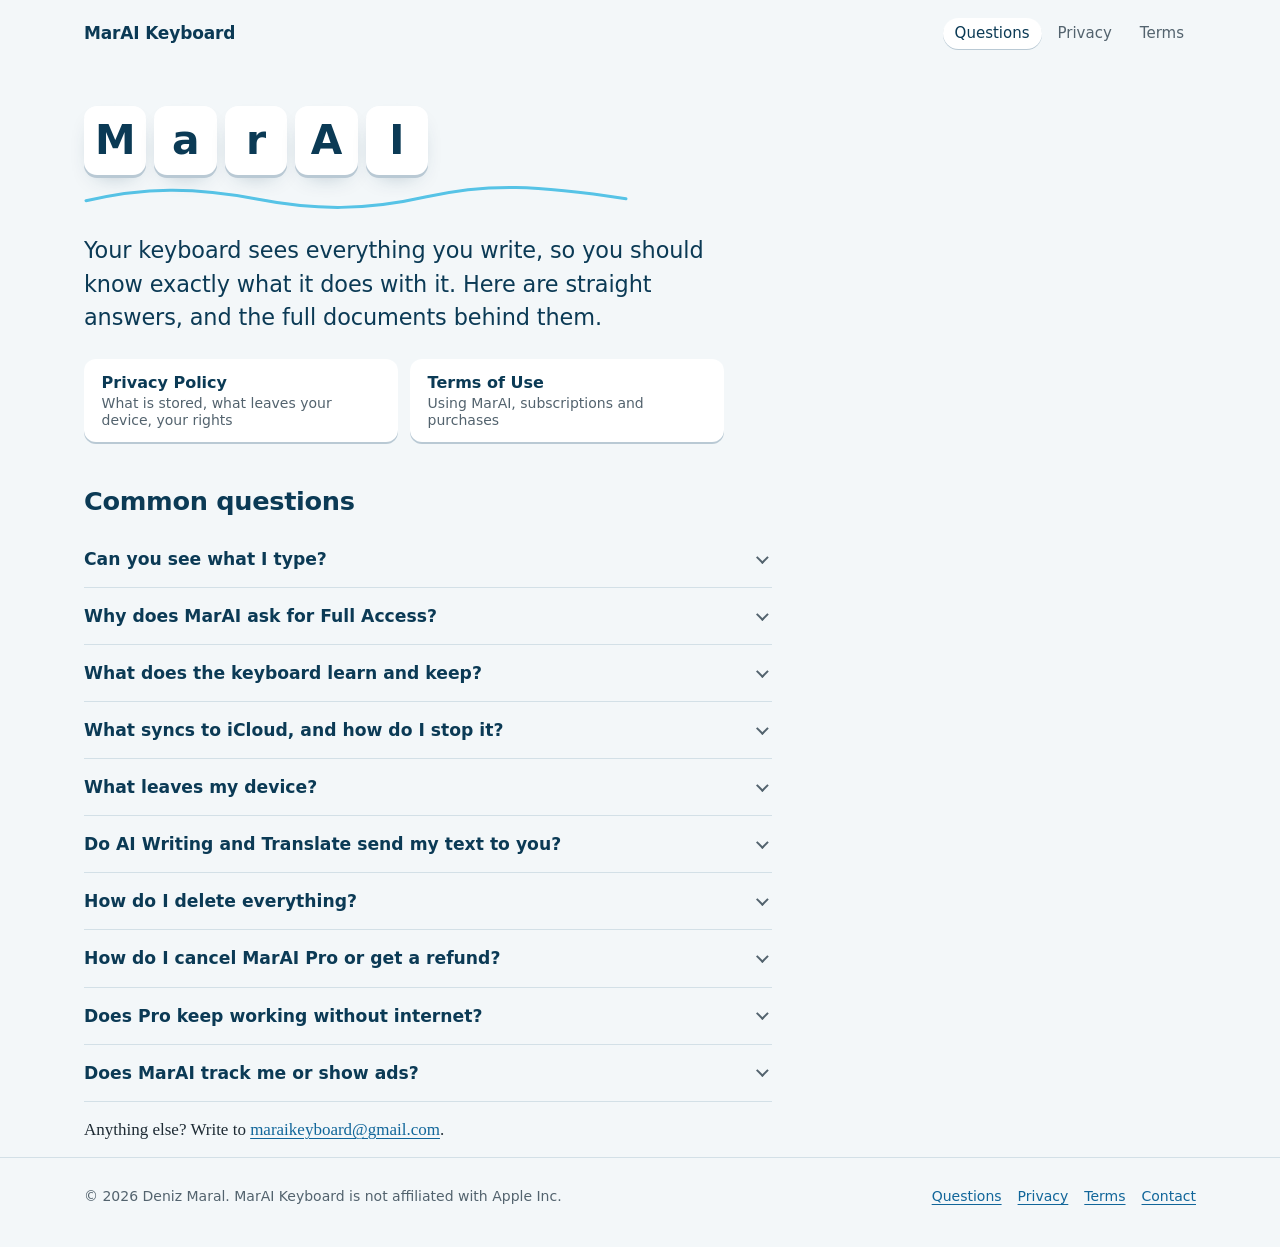
<file: index.html>
<!DOCTYPE html>
<html lang="en">
<head>
<meta charset="utf-8">
<meta name="viewport" content="width=device-width, initial-scale=1">
<title>MarAI Keyboard Privacy and Terms</title>
<meta name="description" content="Plain answers about what MarAI Keyboard does with what you type, iCloud sync, Full Access, subscriptions, and links to the Privacy Policy and Terms of Use.">
<meta name="color-scheme" content="light dark">
<meta name="referrer" content="no-referrer">
<link rel="stylesheet" href="styles.css">
</head>
<body>
<a class="skip" href="#content">Skip to the questions</a>

<header class="site-header">
  <div class="wrap">
    <a class="brand" href="index.html">MarAI Keyboard</a>
    <nav class="site-nav" aria-label="Legal pages">
      <a href="index.html" aria-current="page">Questions</a>
      <a href="privacy.html">Privacy</a>
      <a href="terms.html">Terms</a>
    </nav>
  </div>
</header>

<main id="content">
  <div class="wrap hero">
    <h1 class="keys">
      <span class="sr-only">MarAI Keyboard: privacy and terms</span>
      <span class="key" style="--i:0" aria-hidden="true">M</span><span class="key" style="--i:1" aria-hidden="true">a</span><span class="key" style="--i:2" aria-hidden="true">r</span><span class="key" style="--i:3" aria-hidden="true">A</span><span class="key" style="--i:4" aria-hidden="true">I</span>
    </h1>
    <svg class="wave" viewBox="0 0 540 26" preserveAspectRatio="none" aria-hidden="true" focusable="false"><path d="M2 16 C 60 2, 110 2, 170 14 S 280 26, 340 12 S 450 0, 538 14" fill="none" stroke="currentColor" stroke-width="3" stroke-linecap="round"/></svg>
    <p class="lede">Your keyboard sees everything you write, so you should know exactly what it does with it. Here are straight answers, and the full documents behind them.</p>
    <ul class="doc-links">
      <li><a href="privacy.html">Privacy Policy<span>What is stored, what leaves your device, your rights</span></a></li>
      <li><a href="terms.html">Terms of Use<span>Using MarAI, subscriptions and purchases</span></a></li>
    </ul>
  </div>

  <div class="wrap">
    <article class="qa" aria-labelledby="qa-title">
      <h2 id="qa-title">Common questions</h2>

      <details>
        <summary>Can you see what I type?</summary>
        <div class="answer">
          <p>No. What you type is processed on your device and the keyboard does not send it to us or to anyone else. There is no MarAI server that receives your text. <a href="privacy.html#typing">Read more</a></p>
        </div>
      </details>

      <details>
        <summary>Why does MarAI ask for Full Access?</summary>
        <div class="answer">
          <p>iOS requires Full Access before any keyboard can share storage with its app, read the clipboard or use the network. MarAI uses it to save the words it learns where the app can show and sync them, to offer clipboard history, and to download language packs. Apple shows the same warning for every keyboard. <a href="privacy.html#full-access">Read more</a></p>
        </div>
      </details>

      <details>
        <summary>What does the keyboard learn and keep?</summary>
        <div class="answer">
          <p>New words you use, which words tend to follow each other, and typing patterns such as where you tap on keys. It does not keep your messages or documents. You can pause learning at any time with Private Mode. <a href="privacy.html#learning">Read more</a></p>
        </div>
      </details>

      <details>
        <summary>What syncs to iCloud, and how do I stop it?</summary>
        <div class="answer">
          <p>Only your learned words and word pairs, and only if iCloud Sync is on, which it is by default when you are signed in to iCloud. It goes to your private iCloud storage, which we cannot access. Turn it off in the MarAI app under <span class="path">Behavior &gt; iCloud Sync</span>. <a href="privacy.html#icloud">Read more</a></p>
        </div>
      </details>

      <details>
        <summary>What leaves my device?</summary>
        <div class="answer">
          <p>Language pack downloads from Apple, purchases through the App Store, web pages you share to train the keyboard, iCloud Sync if it is on, and emails you choose to send us. Nothing you type is uploaded. <a href="privacy.html#network">Read more</a></p>
        </div>
      </details>

      <details>
        <summary>Do AI Writing and Translate send my text to you?</summary>
        <div class="answer">
          <p>No. AI Writing uses Apple Intelligence’s on-device model and Translate uses Apple’s Translation framework. We never receive the text. Apple’s terms apply to those features. <a href="privacy.html#apple-intelligence">Read more</a></p>
        </div>
      </details>

      <details>
        <summary>How do I delete everything?</summary>
        <div class="answer">
          <p>Remove single words by long-pressing them in the suggestion bar. To remove all of MarAI’s data, turn off iCloud Sync, delete MarAI’s data in iCloud storage settings, then delete the app. If you emailed us, write to us and we will delete your messages. <a href="privacy.html#controls">Read more</a></p>
        </div>
      </details>

      <details>
        <summary>How do I cancel MarAI Pro or get a refund?</summary>
        <div class="answer">
          <p>Cancel in <a href="https://apps.apple.com/account/subscriptions">your App Store subscription settings</a> at least 24 hours before the period ends. Apple handles payments, so refunds are requested from Apple at <a href="https://reportaproblem.apple.com">reportaproblem.apple.com</a>. The Lifetime plan is a one-time purchase and never renews. <a href="terms.html#pro">Read more</a></p>
        </div>
      </details>

      <details>
        <summary>Does Pro keep working without internet?</summary>
        <div class="answer">
          <p>Yes. MarAI remembers your verified purchase on your device, so Pro keeps working while you are offline for a while. <a href="terms.html#offline">Read more</a></p>
        </div>
      </details>

      <details>
        <summary>Does MarAI track me or show ads?</summary>
        <div class="answer">
          <p>No ads, no analytics or tracking SDKs, no advertising identifier, and we never sell or share your data. <a href="privacy.html#never">Read more</a></p>
        </div>
      </details>

      <p>Anything else? Write to <a href="mailto:maraikeyboard@gmail.com">maraikeyboard@gmail.com</a>.</p>
    </article>
  </div>
</main>

<footer class="site-footer">
  <div class="wrap">
    <p>© 2026 Deniz Maral. MarAI Keyboard is not affiliated with Apple Inc.</p>
    <nav aria-label="Footer">
      <a href="index.html">Questions</a>
      <a href="privacy.html">Privacy</a>
      <a href="terms.html">Terms</a>
      <a href="mailto:maraikeyboard@gmail.com">Contact</a>
    </nav>
  </div>
</footer>
</body>
</html>
</file>
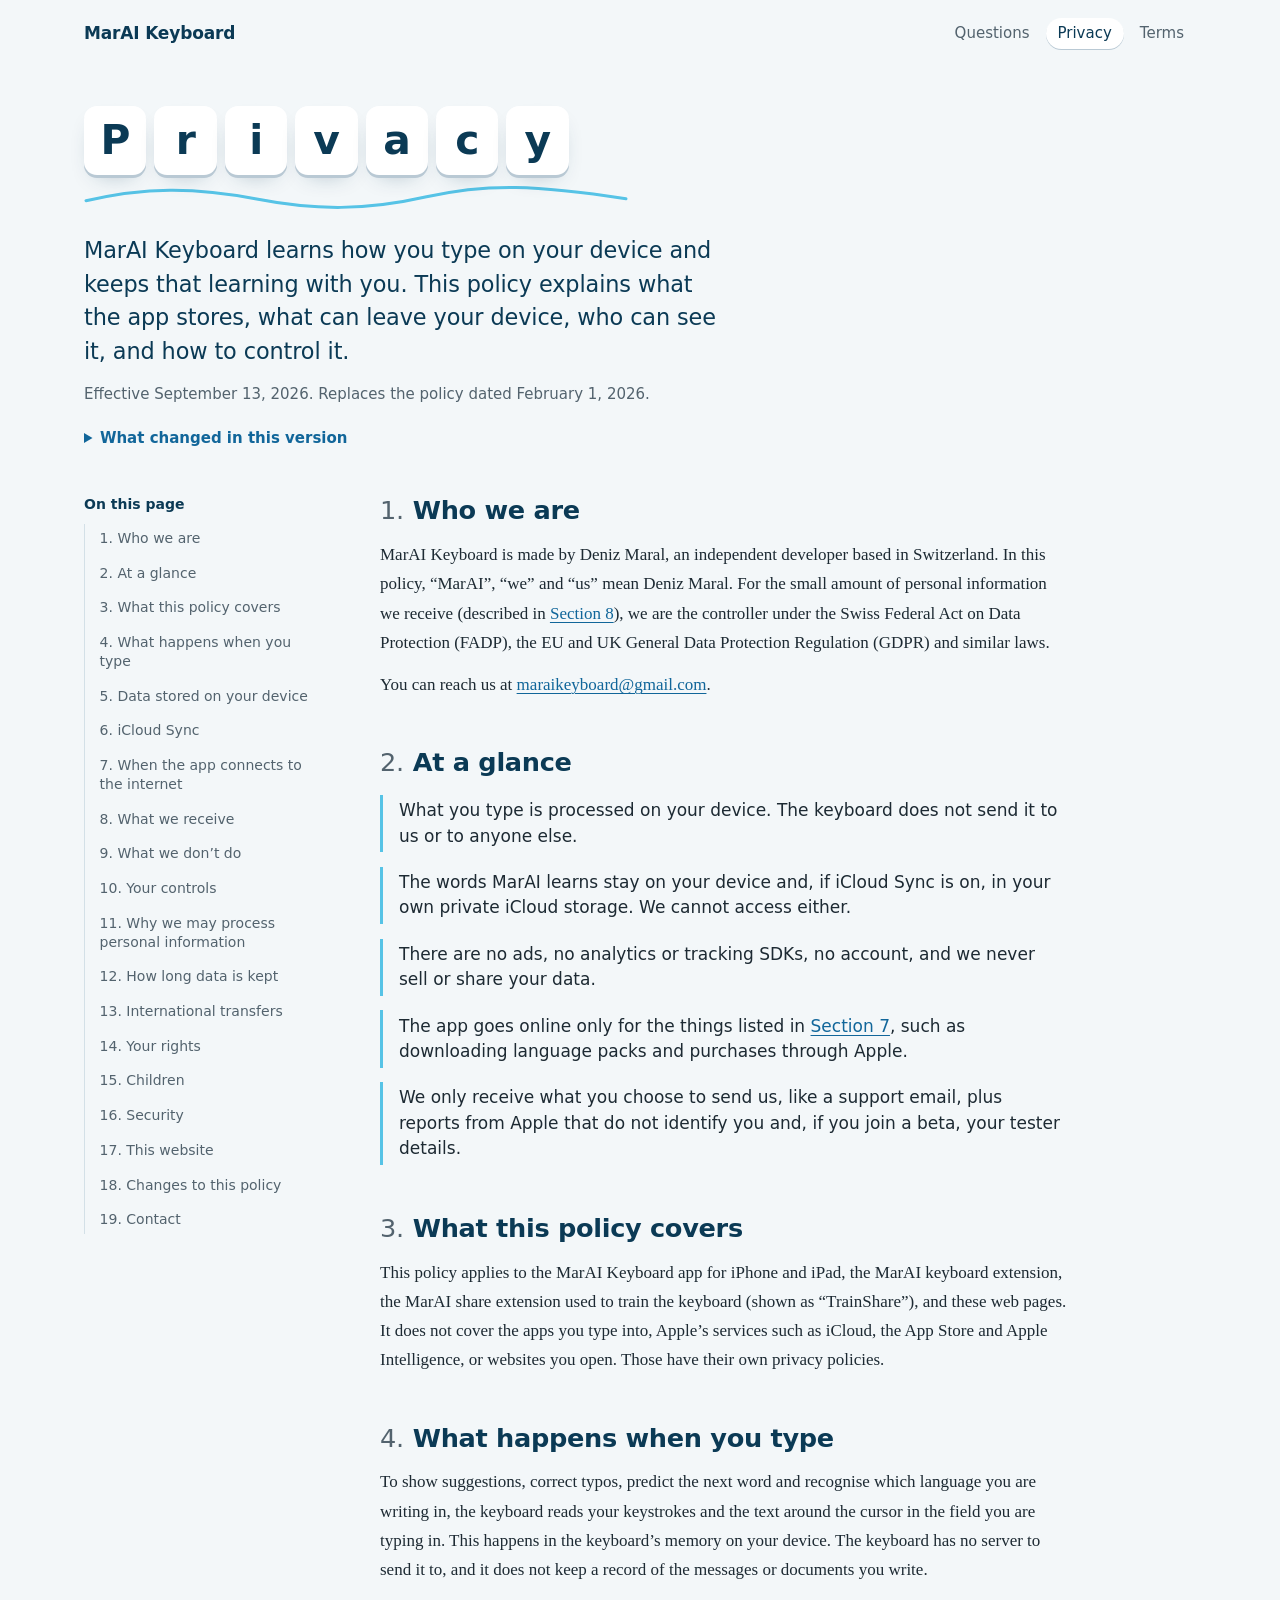
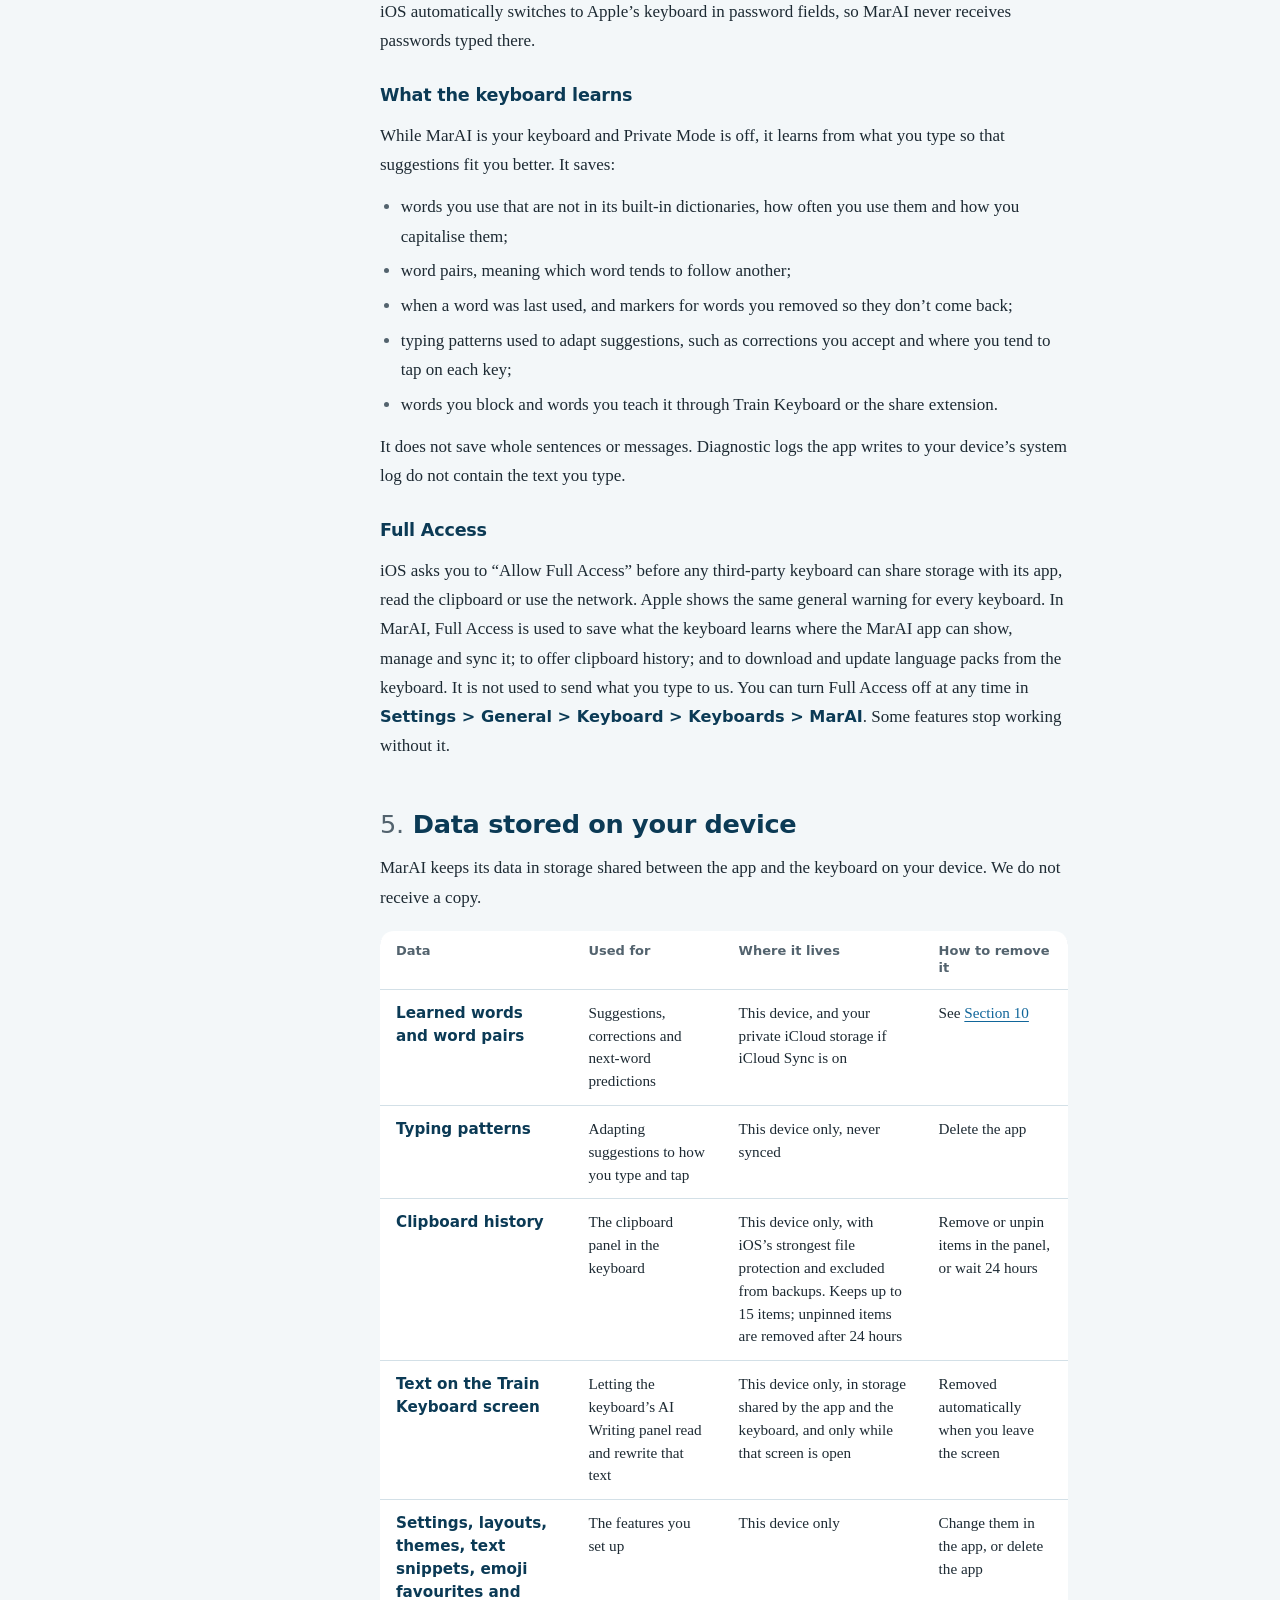
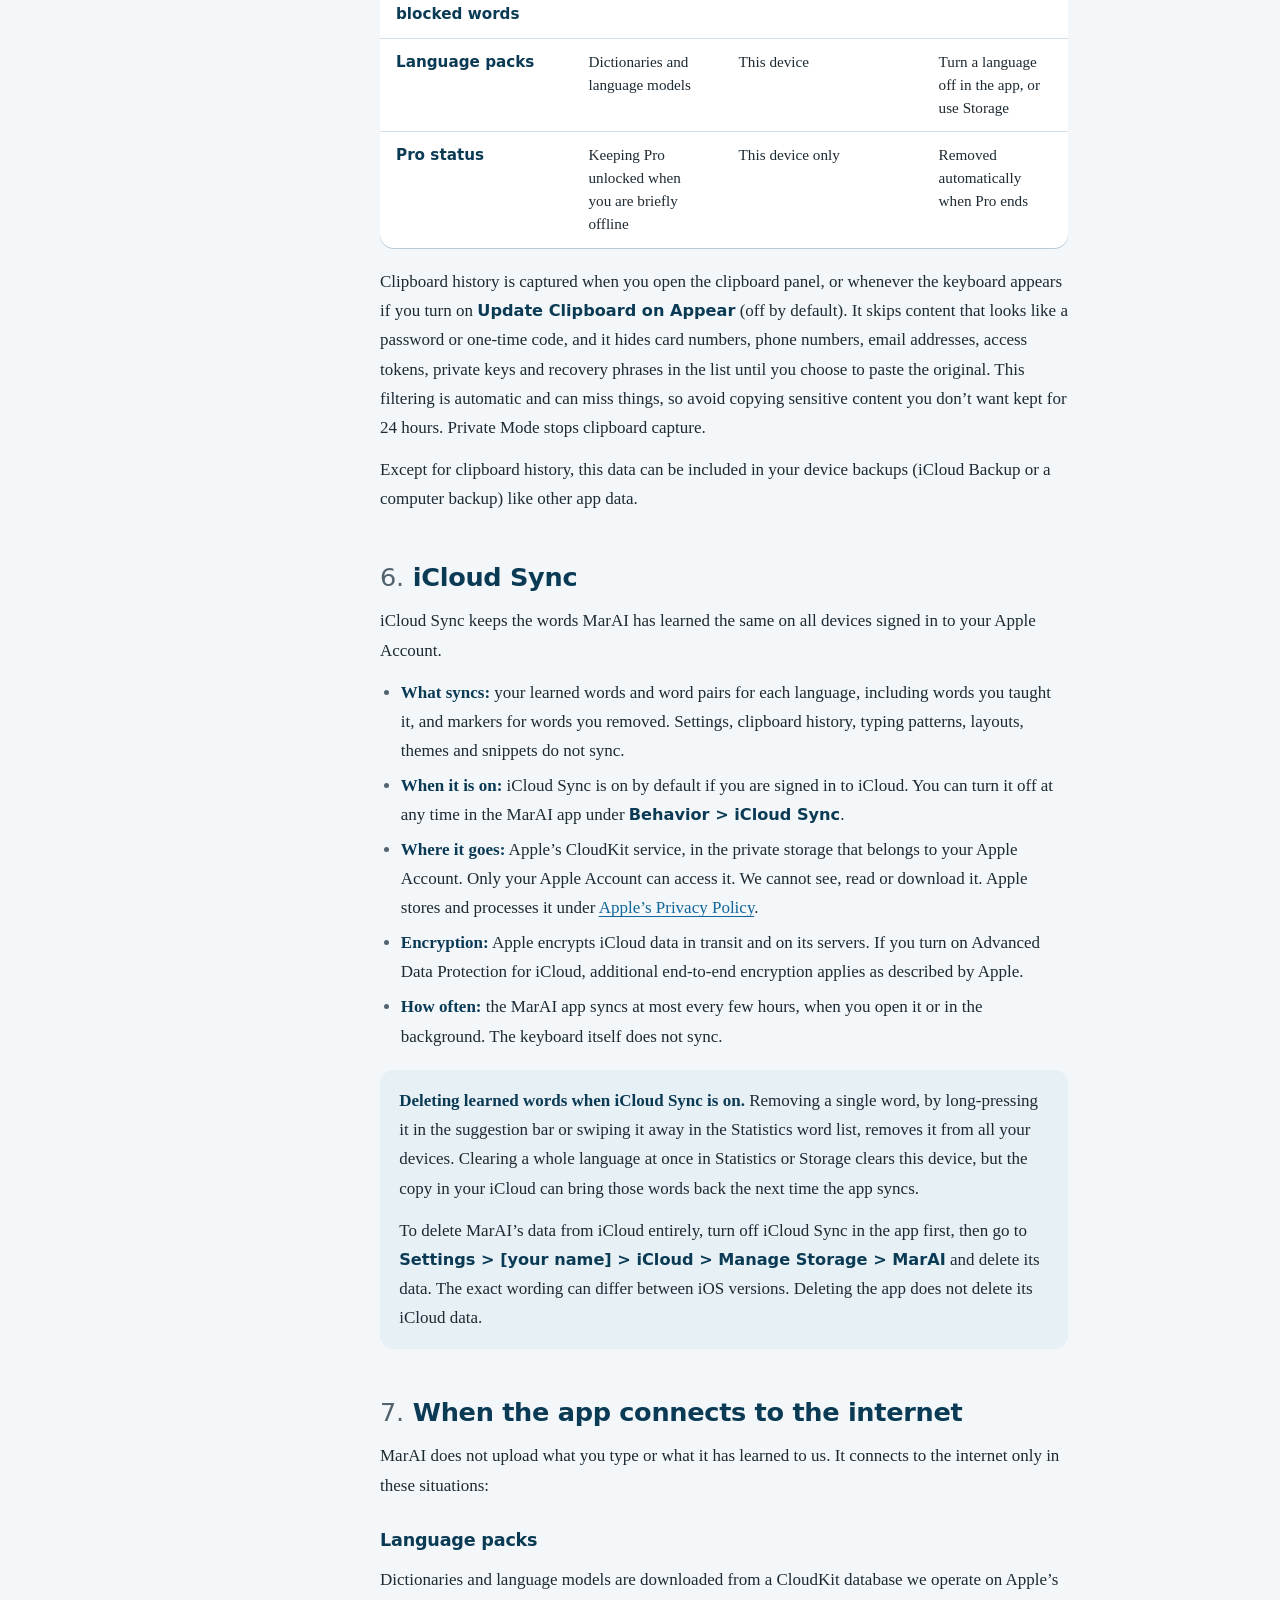
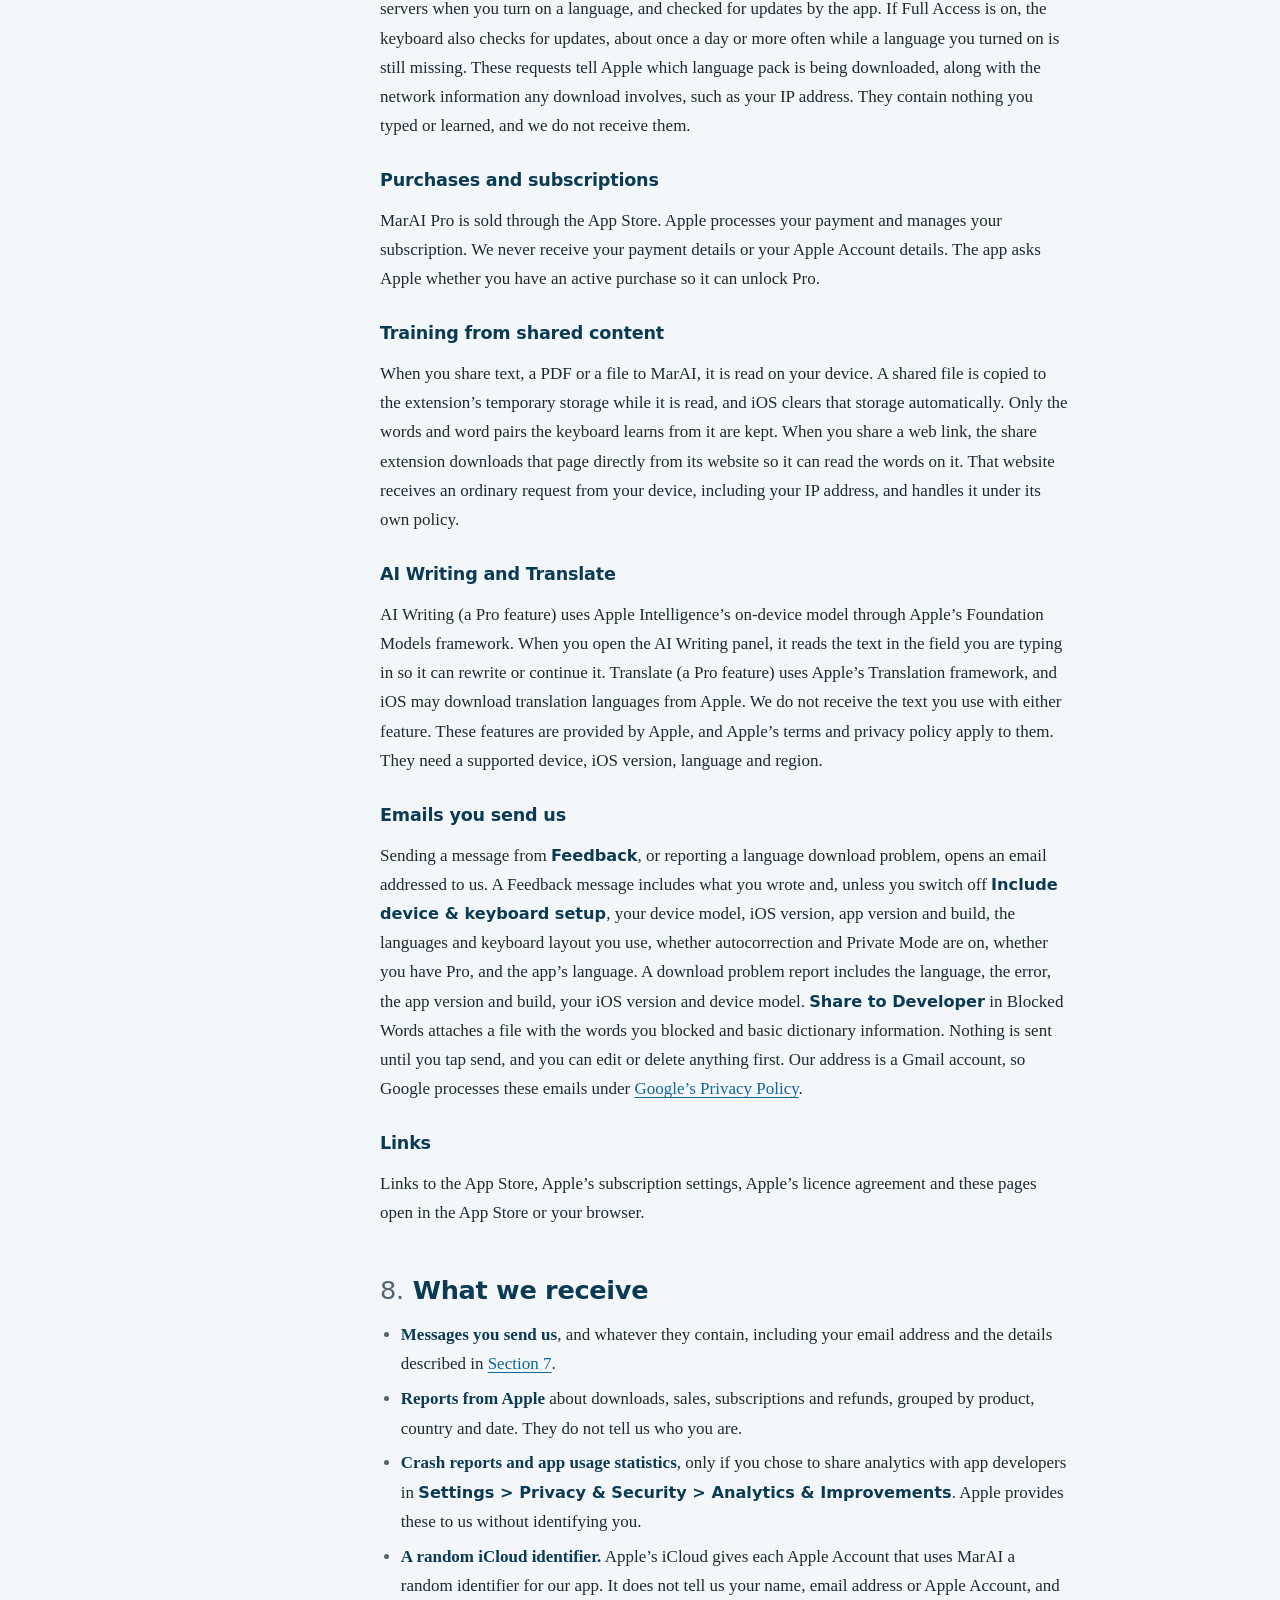
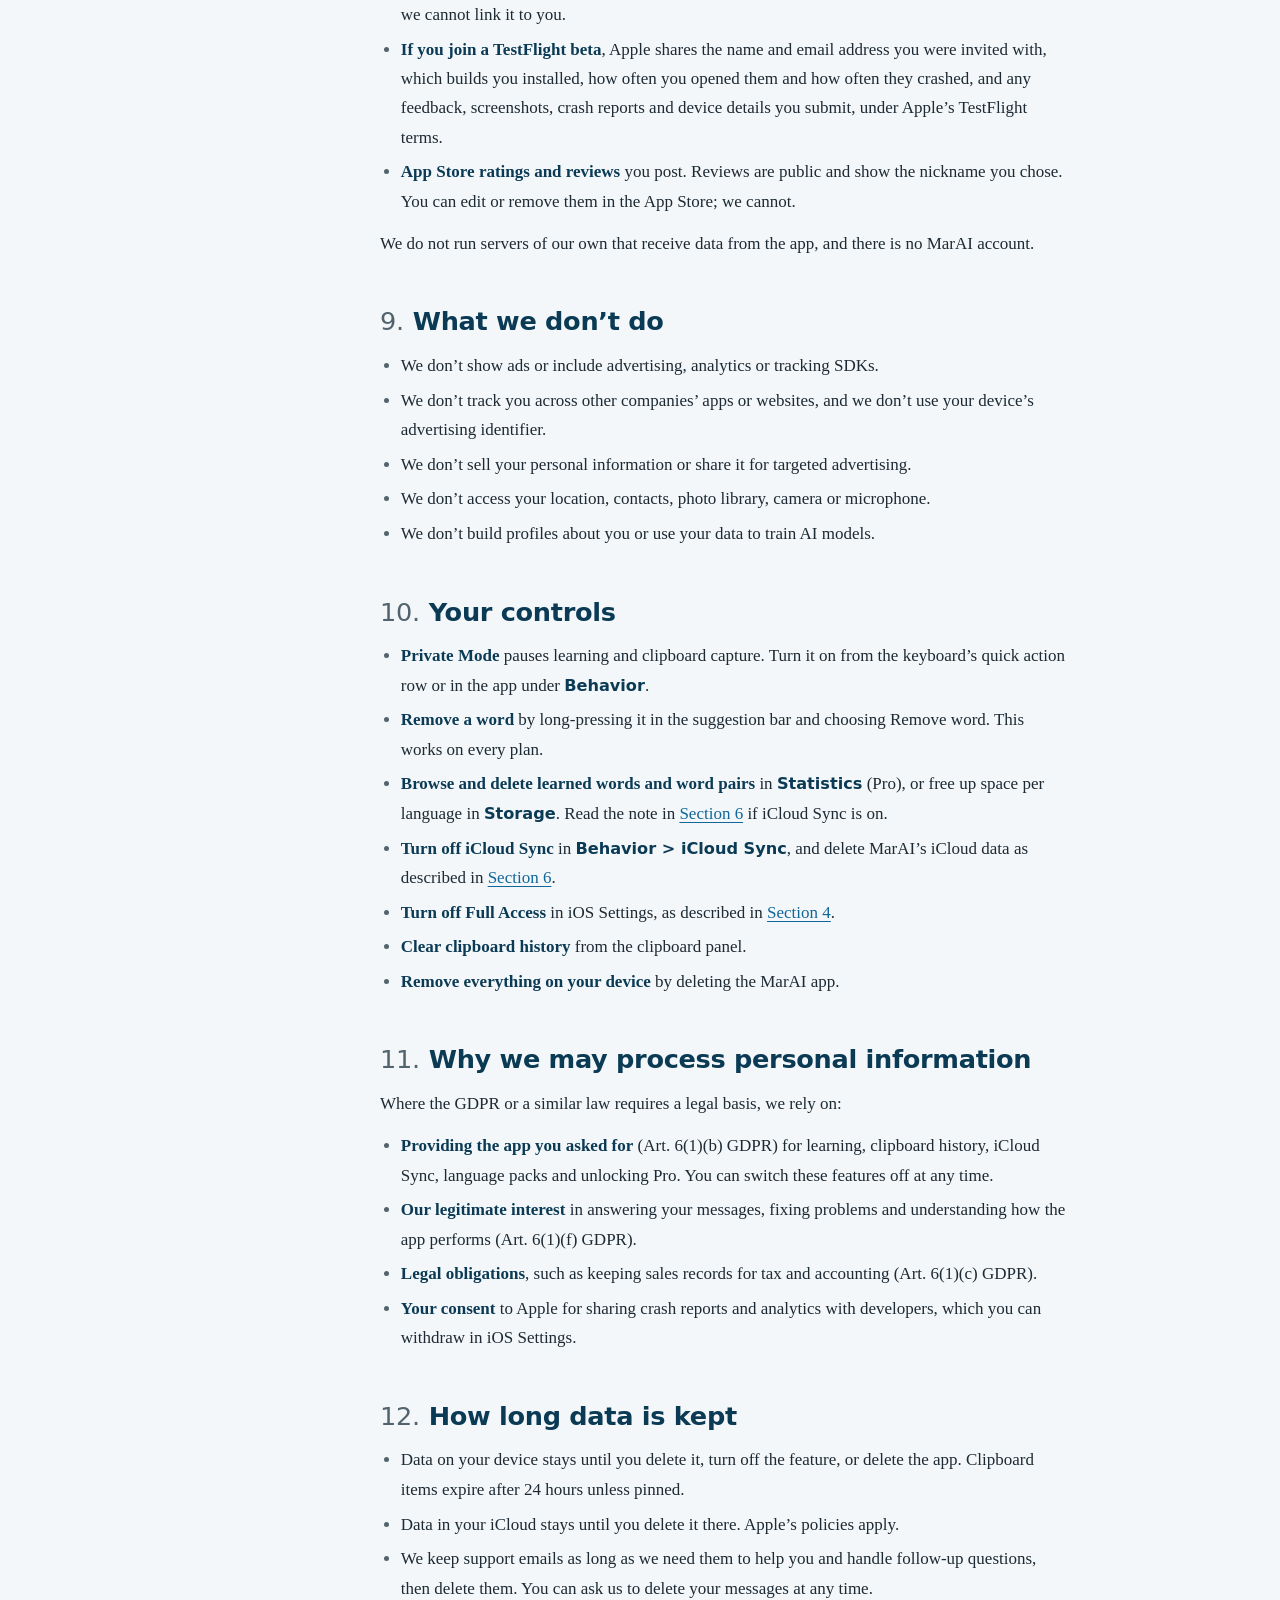
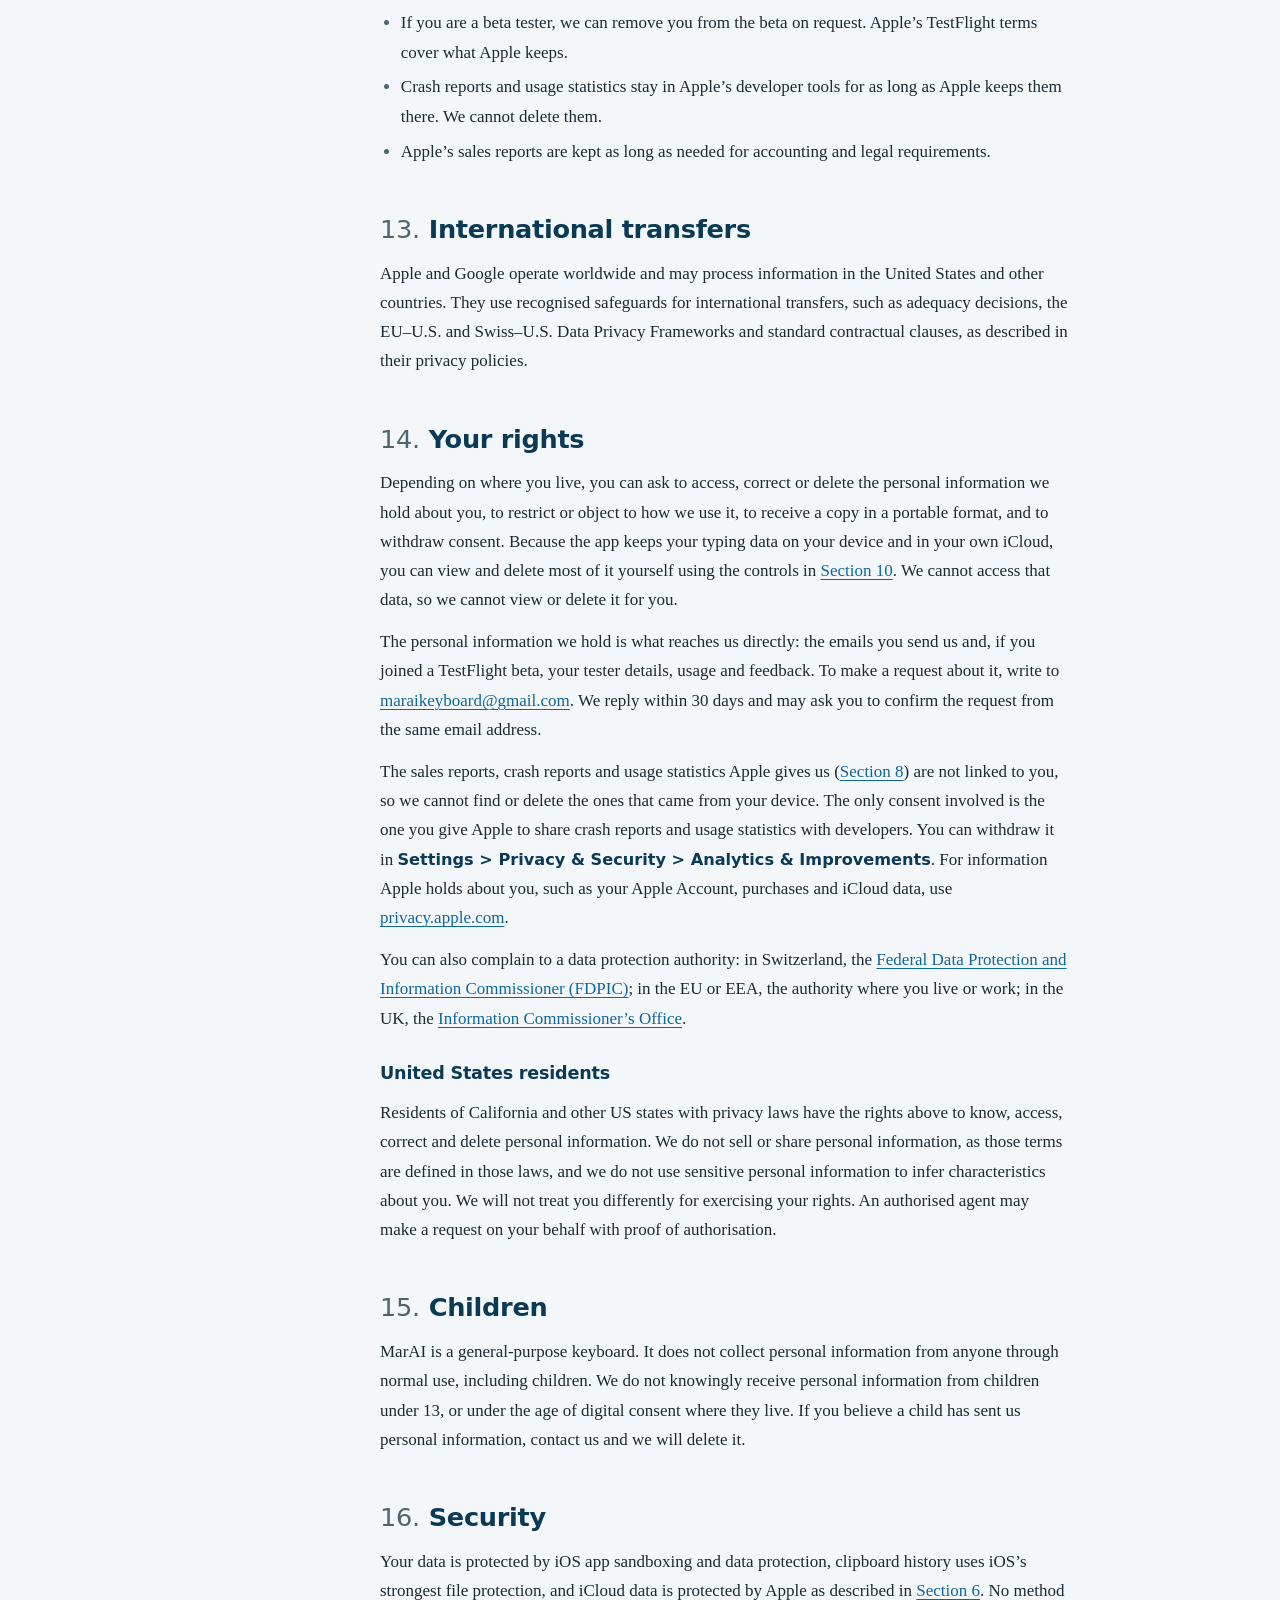
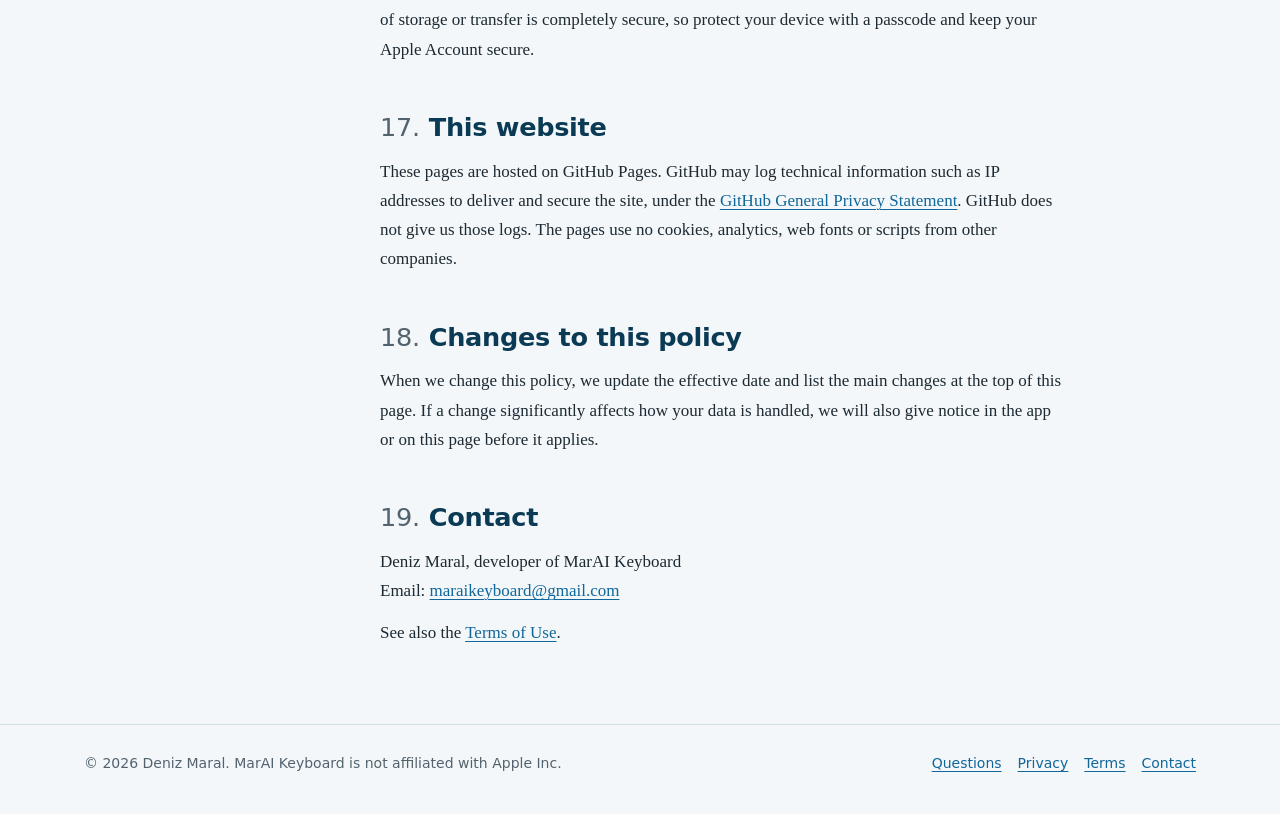
<file: privacy.html>
<!DOCTYPE html>
<html lang="en">
<head>
<meta charset="utf-8">
<meta name="viewport" content="width=device-width, initial-scale=1">
<title>Privacy Policy | MarAI Keyboard</title>
<meta name="description" content="How MarAI Keyboard handles what you type, the words it learns, iCloud sync, language packs, purchases and your privacy rights.">
<meta name="color-scheme" content="light dark">
<meta name="referrer" content="no-referrer">
<link rel="stylesheet" href="styles.css">
</head>
<body>
<a class="skip" href="#content">Skip to the policy</a>

<header class="site-header">
  <div class="wrap">
    <a class="brand" href="index.html">MarAI Keyboard</a>
    <nav class="site-nav" aria-label="Legal pages">
      <a href="index.html">Questions</a>
      <a href="privacy.html" aria-current="page">Privacy</a>
      <a href="terms.html">Terms</a>
    </nav>
  </div>
</header>

<main id="content">
  <div class="wrap hero">
    <h1 class="keys">
      <span class="sr-only">Privacy Policy</span>
      <span class="key" style="--i:0" aria-hidden="true">P</span><span class="key" style="--i:1" aria-hidden="true">r</span><span class="key" style="--i:2" aria-hidden="true">i</span><span class="key" style="--i:3" aria-hidden="true">v</span><span class="key" style="--i:4" aria-hidden="true">a</span><span class="key" style="--i:5" aria-hidden="true">c</span><span class="key" style="--i:6" aria-hidden="true">y</span>
    </h1>
    <svg class="wave" viewBox="0 0 540 26" preserveAspectRatio="none" aria-hidden="true" focusable="false"><path d="M2 16 C 60 2, 110 2, 170 14 S 280 26, 340 12 S 450 0, 538 14" fill="none" stroke="currentColor" stroke-width="3" stroke-linecap="round"/></svg>
    <p class="lede">MarAI Keyboard learns how you type on your device and keeps that learning with you. This policy explains what the app stores, what can leave your device, who can see it, and how to control it.</p>
    <p class="meta">Effective September 13, 2026. Replaces the policy dated February 1, 2026.</p>
    <details class="changes">
      <summary>What changed in this version</summary>
      <ul>
        <li>Added MarAI Pro subscriptions and purchases through Apple.</li>
        <li>Explained that iCloud Sync is on by default when you are signed in to iCloud, and exactly what it syncs.</li>
        <li>Added language pack downloads, the share extension, AI Writing, Translate and clipboard history.</li>
        <li>Corrected how deleting learned words works with iCloud, and how iCloud encrypts data.</li>
        <li>Added your rights under Swiss, EU, UK and US privacy laws.</li>
      </ul>
    </details>
  </div>

  <div class="wrap doc">
    <nav class="toc" aria-label="Sections">
      <p>On this page</p>
      <ol>
        <li><a href="#who">1. Who we are</a></li>
        <li><a href="#summary">2. At a glance</a></li>
        <li><a href="#scope">3. What this policy covers</a></li>
        <li><a href="#typing">4. What happens when you type</a></li>
        <li><a href="#on-device">5. Data stored on your device</a></li>
        <li><a href="#icloud">6. iCloud Sync</a></li>
        <li><a href="#network">7. When the app connects to the internet</a></li>
        <li><a href="#we-receive">8. What we receive</a></li>
        <li><a href="#never">9. What we don’t do</a></li>
        <li><a href="#controls">10. Your controls</a></li>
        <li><a href="#legal-bases">11. Why we may process personal information</a></li>
        <li><a href="#retention">12. How long data is kept</a></li>
        <li><a href="#transfers">13. International transfers</a></li>
        <li><a href="#rights">14. Your rights</a></li>
        <li><a href="#children">15. Children</a></li>
        <li><a href="#security">16. Security</a></li>
        <li><a href="#website">17. This website</a></li>
        <li><a href="#changes">18. Changes to this policy</a></li>
        <li><a href="#contact">19. Contact</a></li>
      </ol>
    </nav>

    <article>
      <details class="toc-mobile">
        <summary>On this page</summary>
        <ol>
        <li><a href="#who">1. Who we are</a></li>
        <li><a href="#summary">2. At a glance</a></li>
        <li><a href="#scope">3. What this policy covers</a></li>
        <li><a href="#typing">4. What happens when you type</a></li>
        <li><a href="#on-device">5. Data stored on your device</a></li>
        <li><a href="#icloud">6. iCloud Sync</a></li>
        <li><a href="#network">7. When the app connects to the internet</a></li>
        <li><a href="#we-receive">8. What we receive</a></li>
        <li><a href="#never">9. What we don’t do</a></li>
        <li><a href="#controls">10. Your controls</a></li>
        <li><a href="#legal-bases">11. Why we may process personal information</a></li>
        <li><a href="#retention">12. How long data is kept</a></li>
        <li><a href="#transfers">13. International transfers</a></li>
        <li><a href="#rights">14. Your rights</a></li>
        <li><a href="#children">15. Children</a></li>
        <li><a href="#security">16. Security</a></li>
        <li><a href="#website">17. This website</a></li>
        <li><a href="#changes">18. Changes to this policy</a></li>
        <li><a href="#contact">19. Contact</a></li>
      </ol>
      </details>

      <section id="who">
        <h2><span class="n">1.</span>Who we are</h2>
        <p>MarAI Keyboard is made by Deniz Maral, an independent developer based in Switzerland. In this policy, “MarAI”, “we” and “us” mean Deniz Maral. For the small amount of personal information we receive (described in <a href="#we-receive">Section 8</a>), we are the controller under the Swiss Federal Act on Data Protection (FADP), the EU and UK General Data Protection Regulation (GDPR) and similar laws.</p>
        <p>You can reach us at <a href="mailto:maraikeyboard@gmail.com">maraikeyboard@gmail.com</a>.</p>
      </section>

      <section id="summary">
        <h2><span class="n">2.</span>At a glance</h2>
        <ul class="glance">
          <li>What you type is processed on your device. The keyboard does not send it to us or to anyone else.</li>
          <li>The words MarAI learns stay on your device and, if iCloud Sync is on, in your own private iCloud storage. We cannot access either.</li>
          <li>There are no ads, no analytics or tracking SDKs, no account, and we never sell or share your data.</li>
          <li>The app goes online only for the things listed in <a href="#network">Section 7</a>, such as downloading language packs and purchases through Apple.</li>
          <li>We only receive what you choose to send us, like a support email, plus reports from Apple that do not identify you and, if you join a beta, your tester details.</li>
        </ul>
      </section>

      <section id="scope">
        <h2><span class="n">3.</span>What this policy covers</h2>
        <p>This policy applies to the MarAI Keyboard app for iPhone and iPad, the MarAI keyboard extension, the MarAI share extension used to train the keyboard (shown as “TrainShare”), and these web pages. It does not cover the apps you type into, Apple’s services such as iCloud, the App Store and Apple Intelligence, or websites you open. Those have their own privacy policies.</p>
      </section>

      <section id="typing">
        <h2><span class="n">4.</span>What happens when you type</h2>
        <p>To show suggestions, correct typos, predict the next word and recognise which language you are writing in, the keyboard reads your keystrokes and the text around the cursor in the field you are typing in. This happens in the keyboard’s memory on your device. The keyboard has no server to send it to, and it does not keep a record of the messages or documents you write.</p>
        <p>iOS automatically switches to Apple’s keyboard in password fields, so MarAI never receives passwords typed there.</p>
        <h3 id="learning">What the keyboard learns</h3>
        <p>While MarAI is your keyboard and Private Mode is off, it learns from what you type so that suggestions fit you better. It saves:</p>
        <ul>
          <li>words you use that are not in its built-in dictionaries, how often you use them and how you capitalise them;</li>
          <li>word pairs, meaning which word tends to follow another;</li>
          <li>when a word was last used, and markers for words you removed so they don’t come back;</li>
          <li>typing patterns used to adapt suggestions, such as corrections you accept and where you tend to tap on each key;</li>
          <li>words you block and words you teach it through Train Keyboard or the share extension.</li>
        </ul>
        <p>It does not save whole sentences or messages. Diagnostic logs the app writes to your device’s system log do not contain the text you type.</p>
        <h3 id="full-access">Full Access</h3>
        <p>iOS asks you to “Allow Full Access” before any third-party keyboard can share storage with its app, read the clipboard or use the network. Apple shows the same general warning for every keyboard. In MarAI, Full Access is used to save what the keyboard learns where the MarAI app can show, manage and sync it; to offer clipboard history; and to download and update language packs from the keyboard. It is not used to send what you type to us. You can turn Full Access off at any time in <span class="path">Settings &gt; General &gt; Keyboard &gt; Keyboards &gt; MarAI</span>. Some features stop working without it.</p>
      </section>

      <section id="on-device">
        <h2><span class="n">5.</span>Data stored on your device</h2>
        <p>MarAI keeps its data in storage shared between the app and the keyboard on your device. We do not receive a copy.</p>
        <div class="table-wrap" role="region" aria-label="Data stored on your device" tabindex="0">
          <table>
            <thead>
              <tr><th scope="col">Data</th><th scope="col">Used for</th><th scope="col">Where it lives</th><th scope="col">How to remove it</th></tr>
            </thead>
            <tbody>
              <tr><td data-label="Data">Learned words and word pairs</td><td data-label="Used for">Suggestions, corrections and next-word predictions</td><td data-label="Where it lives">This device, and your private iCloud storage if iCloud Sync is on</td><td data-label="How to remove it">See <a href="#controls">Section 10</a></td></tr>
              <tr><td data-label="Data">Typing patterns</td><td data-label="Used for">Adapting suggestions to how you type and tap</td><td data-label="Where it lives">This device only, never synced</td><td data-label="How to remove it">Delete the app</td></tr>
              <tr><td data-label="Data">Clipboard history</td><td data-label="Used for">The clipboard panel in the keyboard</td><td data-label="Where it lives">This device only, with iOS’s strongest file protection and excluded from backups. Keeps up to 15 items; unpinned items are removed after 24 hours</td><td data-label="How to remove it">Remove or unpin items in the panel, or wait 24 hours</td></tr>
              <tr><td data-label="Data">Text on the Train Keyboard screen</td><td data-label="Used for">Letting the keyboard’s AI Writing panel read and rewrite that text</td><td data-label="Where it lives">This device only, in storage shared by the app and the keyboard, and only while that screen is open</td><td data-label="How to remove it">Removed automatically when you leave the screen</td></tr>
              <tr><td data-label="Data">Settings, layouts, themes, text snippets, emoji favourites and blocked words</td><td data-label="Used for">The features you set up</td><td data-label="Where it lives">This device only</td><td data-label="How to remove it">Change them in the app, or delete the app</td></tr>
              <tr><td data-label="Data">Language packs</td><td data-label="Used for">Dictionaries and language models</td><td data-label="Where it lives">This device</td><td data-label="How to remove it">Turn a language off in the app, or use Storage</td></tr>
              <tr><td data-label="Data">Pro status</td><td data-label="Used for">Keeping Pro unlocked when you are briefly offline</td><td data-label="Where it lives">This device only</td><td data-label="How to remove it">Removed automatically when Pro ends</td></tr>
            </tbody>
          </table>
        </div>
        <p>Clipboard history is captured when you open the clipboard panel, or whenever the keyboard appears if you turn on <span class="path">Update Clipboard on Appear</span> (off by default). It skips content that looks like a password or one-time code, and it hides card numbers, phone numbers, email addresses, access tokens, private keys and recovery phrases in the list until you choose to paste the original. This filtering is automatic and can miss things, so avoid copying sensitive content you don’t want kept for 24 hours. Private Mode stops clipboard capture.</p>
        <p>Except for clipboard history, this data can be included in your device backups (iCloud Backup or a computer backup) like other app data.</p>
      </section>

      <section id="icloud">
        <h2><span class="n">6.</span>iCloud Sync</h2>
        <p>iCloud Sync keeps the words MarAI has learned the same on all devices signed in to your Apple Account.</p>
        <ul>
          <li><strong>What syncs:</strong> your learned words and word pairs for each language, including words you taught it, and markers for words you removed. Settings, clipboard history, typing patterns, layouts, themes and snippets do not sync.</li>
          <li><strong>When it is on:</strong> iCloud Sync is on by default if you are signed in to iCloud. You can turn it off at any time in the MarAI app under <span class="path">Behavior &gt; iCloud Sync</span>.</li>
          <li><strong>Where it goes:</strong> Apple’s CloudKit service, in the private storage that belongs to your Apple Account. Only your Apple Account can access it. We cannot see, read or download it. Apple stores and processes it under <a href="https://www.apple.com/legal/privacy/">Apple’s Privacy Policy</a>.</li>
          <li><strong>Encryption:</strong> Apple encrypts iCloud data in transit and on its servers. If you turn on Advanced Data Protection for iCloud, additional end-to-end encryption applies as described by Apple.</li>
          <li><strong>How often:</strong> the MarAI app syncs at most every few hours, when you open it or in the background. The keyboard itself does not sync.</li>
        </ul>
        <div class="note">
          <p><strong>Deleting learned words when iCloud Sync is on.</strong> Removing a single word, by long-pressing it in the suggestion bar or swiping it away in the Statistics word list, removes it from all your devices. Clearing a whole language at once in Statistics or Storage clears this device, but the copy in your iCloud can bring those words back the next time the app syncs.</p>
          <p>To delete MarAI’s data from iCloud entirely, turn off iCloud Sync in the app first, then go to <span class="path">Settings &gt; [your name] &gt; iCloud &gt; Manage Storage &gt; MarAI</span> and delete its data. The exact wording can differ between iOS versions. Deleting the app does not delete its iCloud data.</p>
        </div>
      </section>

      <section id="network">
        <h2><span class="n">7.</span>When the app connects to the internet</h2>
        <p>MarAI does not upload what you type or what it has learned to us. It connects to the internet only in these situations:</p>
        <h3 id="language-packs">Language packs</h3>
        <p>Dictionaries and language models are downloaded from a CloudKit database we operate on Apple’s servers when you turn on a language, and checked for updates by the app. If Full Access is on, the keyboard also checks for updates, about once a day or more often while a language you turned on is still missing. These requests tell Apple which language pack is being downloaded, along with the network information any download involves, such as your IP address. They contain nothing you typed or learned, and we do not receive them.</p>
        <h3 id="purchases">Purchases and subscriptions</h3>
        <p>MarAI Pro is sold through the App Store. Apple processes your payment and manages your subscription. We never receive your payment details or your Apple Account details. The app asks Apple whether you have an active purchase so it can unlock Pro.</p>
        <h3 id="share-extension">Training from shared content</h3>
        <p>When you share text, a PDF or a file to MarAI, it is read on your device. A shared file is copied to the extension’s temporary storage while it is read, and iOS clears that storage automatically. Only the words and word pairs the keyboard learns from it are kept. When you share a web link, the share extension downloads that page directly from its website so it can read the words on it. That website receives an ordinary request from your device, including your IP address, and handles it under its own policy.</p>
        <h3 id="apple-intelligence">AI Writing and Translate</h3>
        <p>AI Writing (a Pro feature) uses Apple Intelligence’s on-device model through Apple’s Foundation Models framework. When you open the AI Writing panel, it reads the text in the field you are typing in so it can rewrite or continue it. Translate (a Pro feature) uses Apple’s Translation framework, and iOS may download translation languages from Apple. We do not receive the text you use with either feature. These features are provided by Apple, and Apple’s terms and privacy policy apply to them. They need a supported device, iOS version, language and region.</p>
        <h3 id="email">Emails you send us</h3>
        <p>Sending a message from <span class="path">Feedback</span>, or reporting a language download problem, opens an email addressed to us. A Feedback message includes what you wrote and, unless you switch off <span class="path">Include device &amp; keyboard setup</span>, your device model, iOS version, app version and build, the languages and keyboard layout you use, whether autocorrection and Private Mode are on, whether you have Pro, and the app’s language. A download problem report includes the language, the error, the app version and build, your iOS version and device model. <span class="path">Share to Developer</span> in Blocked Words attaches a file with the words you blocked and basic dictionary information. Nothing is sent until you tap send, and you can edit or delete anything first. Our address is a Gmail account, so Google processes these emails under <a href="https://policies.google.com/privacy">Google’s Privacy Policy</a>.</p>
        <h3 id="links">Links</h3>
        <p>Links to the App Store, Apple’s subscription settings, Apple’s licence agreement and these pages open in the App Store or your browser.</p>
      </section>

      <section id="we-receive">
        <h2><span class="n">8.</span>What we receive</h2>
        <ul>
          <li><strong>Messages you send us</strong>, and whatever they contain, including your email address and the details described in <a href="#email">Section 7</a>.</li>
          <li><strong>Reports from Apple</strong> about downloads, sales, subscriptions and refunds, grouped by product, country and date. They do not tell us who you are.</li>
          <li><strong>Crash reports and app usage statistics</strong>, only if you chose to share analytics with app developers in <span class="path">Settings &gt; Privacy &amp; Security &gt; Analytics &amp; Improvements</span>. Apple provides these to us without identifying you.</li>
          <li><strong>A random iCloud identifier.</strong> Apple’s iCloud gives each Apple Account that uses MarAI a random identifier for our app. It does not tell us your name, email address or Apple Account, and we cannot link it to you.</li>
          <li><strong>If you join a TestFlight beta</strong>, Apple shares the name and email address you were invited with, which builds you installed, how often you opened them and how often they crashed, and any feedback, screenshots, crash reports and device details you submit, under Apple’s TestFlight terms.</li>
          <li><strong>App Store ratings and reviews</strong> you post. Reviews are public and show the nickname you chose. You can edit or remove them in the App Store; we cannot.</li>
        </ul>
        <p>We do not run servers of our own that receive data from the app, and there is no MarAI account.</p>
      </section>

      <section id="never">
        <h2><span class="n">9.</span>What we don’t do</h2>
        <ul>
          <li>We don’t show ads or include advertising, analytics or tracking SDKs.</li>
          <li>We don’t track you across other companies’ apps or websites, and we don’t use your device’s advertising identifier.</li>
          <li>We don’t sell your personal information or share it for targeted advertising.</li>
          <li>We don’t access your location, contacts, photo library, camera or microphone.</li>
          <li>We don’t build profiles about you or use your data to train AI models.</li>
        </ul>
      </section>

      <section id="controls">
        <h2><span class="n">10.</span>Your controls</h2>
        <ul>
          <li><strong>Private Mode</strong> pauses learning and clipboard capture. Turn it on from the keyboard’s quick action row or in the app under <span class="path">Behavior</span>.</li>
          <li><strong>Remove a word</strong> by long-pressing it in the suggestion bar and choosing Remove word. This works on every plan.</li>
          <li><strong>Browse and delete learned words and word pairs</strong> in <span class="path">Statistics</span> (Pro), or free up space per language in <span class="path">Storage</span>. Read the note in <a href="#icloud">Section 6</a> if iCloud Sync is on.</li>
          <li><strong>Turn off iCloud Sync</strong> in <span class="path">Behavior &gt; iCloud Sync</span>, and delete MarAI’s iCloud data as described in <a href="#icloud">Section 6</a>.</li>
          <li><strong>Turn off Full Access</strong> in iOS Settings, as described in <a href="#full-access">Section 4</a>.</li>
          <li><strong>Clear clipboard history</strong> from the clipboard panel.</li>
          <li><strong>Remove everything on your device</strong> by deleting the MarAI app.</li>
        </ul>
      </section>

      <section id="legal-bases">
        <h2><span class="n">11.</span>Why we may process personal information</h2>
        <p>Where the GDPR or a similar law requires a legal basis, we rely on:</p>
        <ul>
          <li><strong>Providing the app you asked for</strong> (Art. 6(1)(b) GDPR) for learning, clipboard history, iCloud Sync, language packs and unlocking Pro. You can switch these features off at any time.</li>
          <li><strong>Our legitimate interest</strong> in answering your messages, fixing problems and understanding how the app performs (Art. 6(1)(f) GDPR).</li>
          <li><strong>Legal obligations</strong>, such as keeping sales records for tax and accounting (Art. 6(1)(c) GDPR).</li>
          <li><strong>Your consent</strong> to Apple for sharing crash reports and analytics with developers, which you can withdraw in iOS Settings.</li>
        </ul>
      </section>

      <section id="retention">
        <h2><span class="n">12.</span>How long data is kept</h2>
        <ul>
          <li>Data on your device stays until you delete it, turn off the feature, or delete the app. Clipboard items expire after 24 hours unless pinned.</li>
          <li>Data in your iCloud stays until you delete it there. Apple’s policies apply.</li>
          <li>We keep support emails as long as we need them to help you and handle follow-up questions, then delete them. You can ask us to delete your messages at any time.</li>
          <li>If you are a beta tester, we can remove you from the beta on request. Apple’s TestFlight terms cover what Apple keeps.</li>
          <li>Crash reports and usage statistics stay in Apple’s developer tools for as long as Apple keeps them there. We cannot delete them.</li>
          <li>Apple’s sales reports are kept as long as needed for accounting and legal requirements.</li>
        </ul>
      </section>

      <section id="transfers">
        <h2><span class="n">13.</span>International transfers</h2>
        <p>Apple and Google operate worldwide and may process information in the United States and other countries. They use recognised safeguards for international transfers, such as adequacy decisions, the EU–U.S. and Swiss–U.S. Data Privacy Frameworks and standard contractual clauses, as described in their privacy policies.</p>
      </section>

      <section id="rights">
        <h2><span class="n">14.</span>Your rights</h2>
        <p>Depending on where you live, you can ask to access, correct or delete the personal information we hold about you, to restrict or object to how we use it, to receive a copy in a portable format, and to withdraw consent. Because the app keeps your typing data on your device and in your own iCloud, you can view and delete most of it yourself using the controls in <a href="#controls">Section 10</a>. We cannot access that data, so we cannot view or delete it for you.</p>
        <p>The personal information we hold is what reaches us directly: the emails you send us and, if you joined a TestFlight beta, your tester details, usage and feedback. To make a request about it, write to <a href="mailto:maraikeyboard@gmail.com">maraikeyboard@gmail.com</a>. We reply within 30 days and may ask you to confirm the request from the same email address.</p>
        <p>The sales reports, crash reports and usage statistics Apple gives us (<a href="#we-receive">Section 8</a>) are not linked to you, so we cannot find or delete the ones that came from your device. The only consent involved is the one you give Apple to share crash reports and usage statistics with developers. You can withdraw it in <span class="path">Settings &gt; Privacy &amp; Security &gt; Analytics &amp; Improvements</span>. For information Apple holds about you, such as your Apple Account, purchases and iCloud data, use <a href="https://privacy.apple.com">privacy.apple.com</a>.</p>
        <p>You can also complain to a data protection authority: in Switzerland, the <a href="https://www.edoeb.admin.ch/en">Federal Data Protection and Information Commissioner (FDPIC)</a>; in the EU or EEA, the authority where you live or work; in the UK, the <a href="https://ico.org.uk/">Information Commissioner’s Office</a>.</p>
        <h3 id="us-residents">United States residents</h3>
        <p>Residents of California and other US states with privacy laws have the rights above to know, access, correct and delete personal information. We do not sell or share personal information, as those terms are defined in those laws, and we do not use sensitive personal information to infer characteristics about you. We will not treat you differently for exercising your rights. An authorised agent may make a request on your behalf with proof of authorisation.</p>
      </section>

      <section id="children">
        <h2><span class="n">15.</span>Children</h2>
        <p>MarAI is a general-purpose keyboard. It does not collect personal information from anyone through normal use, including children. We do not knowingly receive personal information from children under 13, or under the age of digital consent where they live. If you believe a child has sent us personal information, contact us and we will delete it.</p>
      </section>

      <section id="security">
        <h2><span class="n">16.</span>Security</h2>
        <p>Your data is protected by iOS app sandboxing and data protection, clipboard history uses iOS’s strongest file protection, and iCloud data is protected by Apple as described in <a href="#icloud">Section 6</a>. No method of storage or transfer is completely secure, so protect your device with a passcode and keep your Apple Account secure.</p>
      </section>

      <section id="website">
        <h2><span class="n">17.</span>This website</h2>
        <p>These pages are hosted on GitHub Pages. GitHub may log technical information such as IP addresses to deliver and secure the site, under the <a href="https://docs.github.com/en/site-policy/privacy-policies/github-general-privacy-statement">GitHub General Privacy Statement</a>. GitHub does not give us those logs. The pages use no cookies, analytics, web fonts or scripts from other companies.</p>
      </section>

      <section id="changes">
        <h2><span class="n">18.</span>Changes to this policy</h2>
        <p>When we change this policy, we update the effective date and list the main changes at the top of this page. If a change significantly affects how your data is handled, we will also give notice in the app or on this page before it applies.</p>
      </section>

      <section id="contact">
        <h2><span class="n">19.</span>Contact</h2>
        <p>Deniz Maral, developer of MarAI Keyboard<br>
        Email: <a href="mailto:maraikeyboard@gmail.com">maraikeyboard@gmail.com</a></p>
        <p>See also the <a href="terms.html">Terms of Use</a>.</p>
      </section>
    </article>
  </div>
</main>

<footer class="site-footer">
  <div class="wrap">
    <p>© 2026 Deniz Maral. MarAI Keyboard is not affiliated with Apple Inc.</p>
    <nav aria-label="Footer">
      <a href="index.html">Questions</a>
      <a href="privacy.html">Privacy</a>
      <a href="terms.html">Terms</a>
      <a href="mailto:maraikeyboard@gmail.com">Contact</a>
    </nav>
  </div>
</footer>
</body>
</html>
</file>
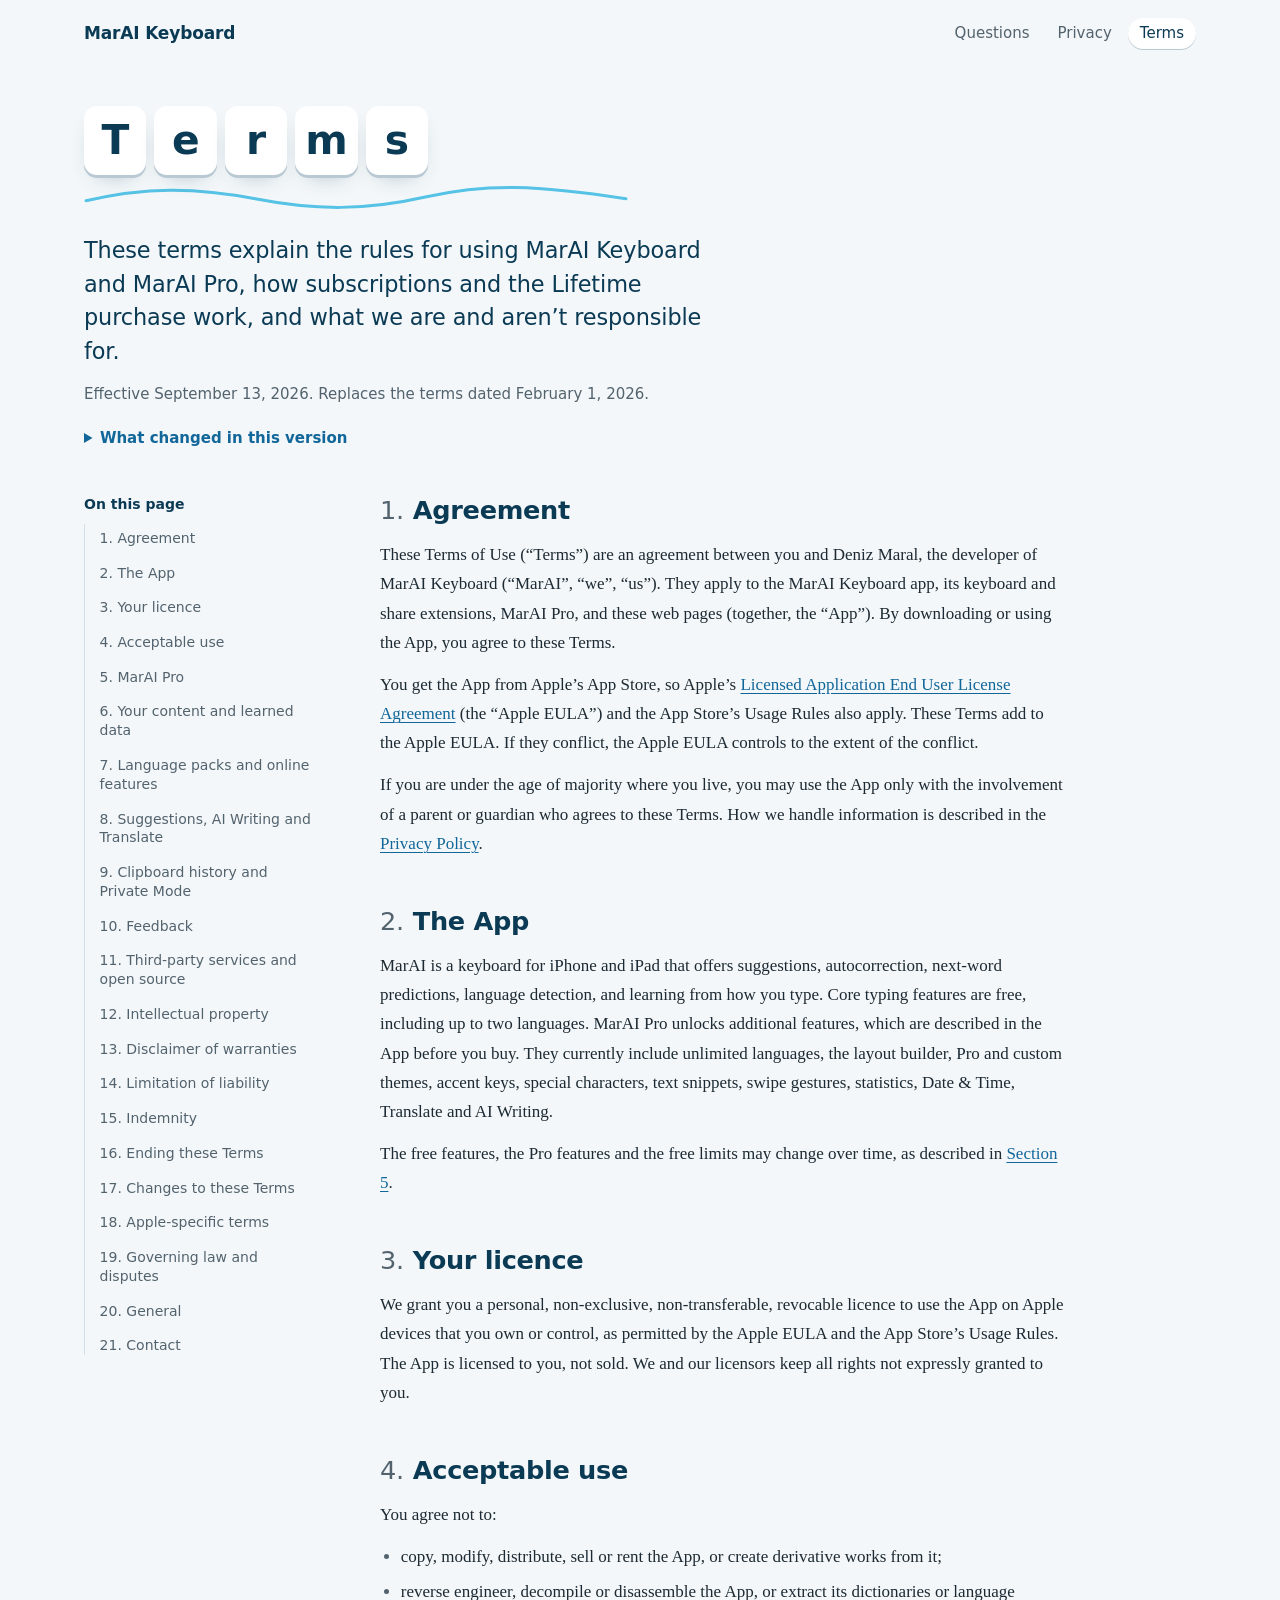
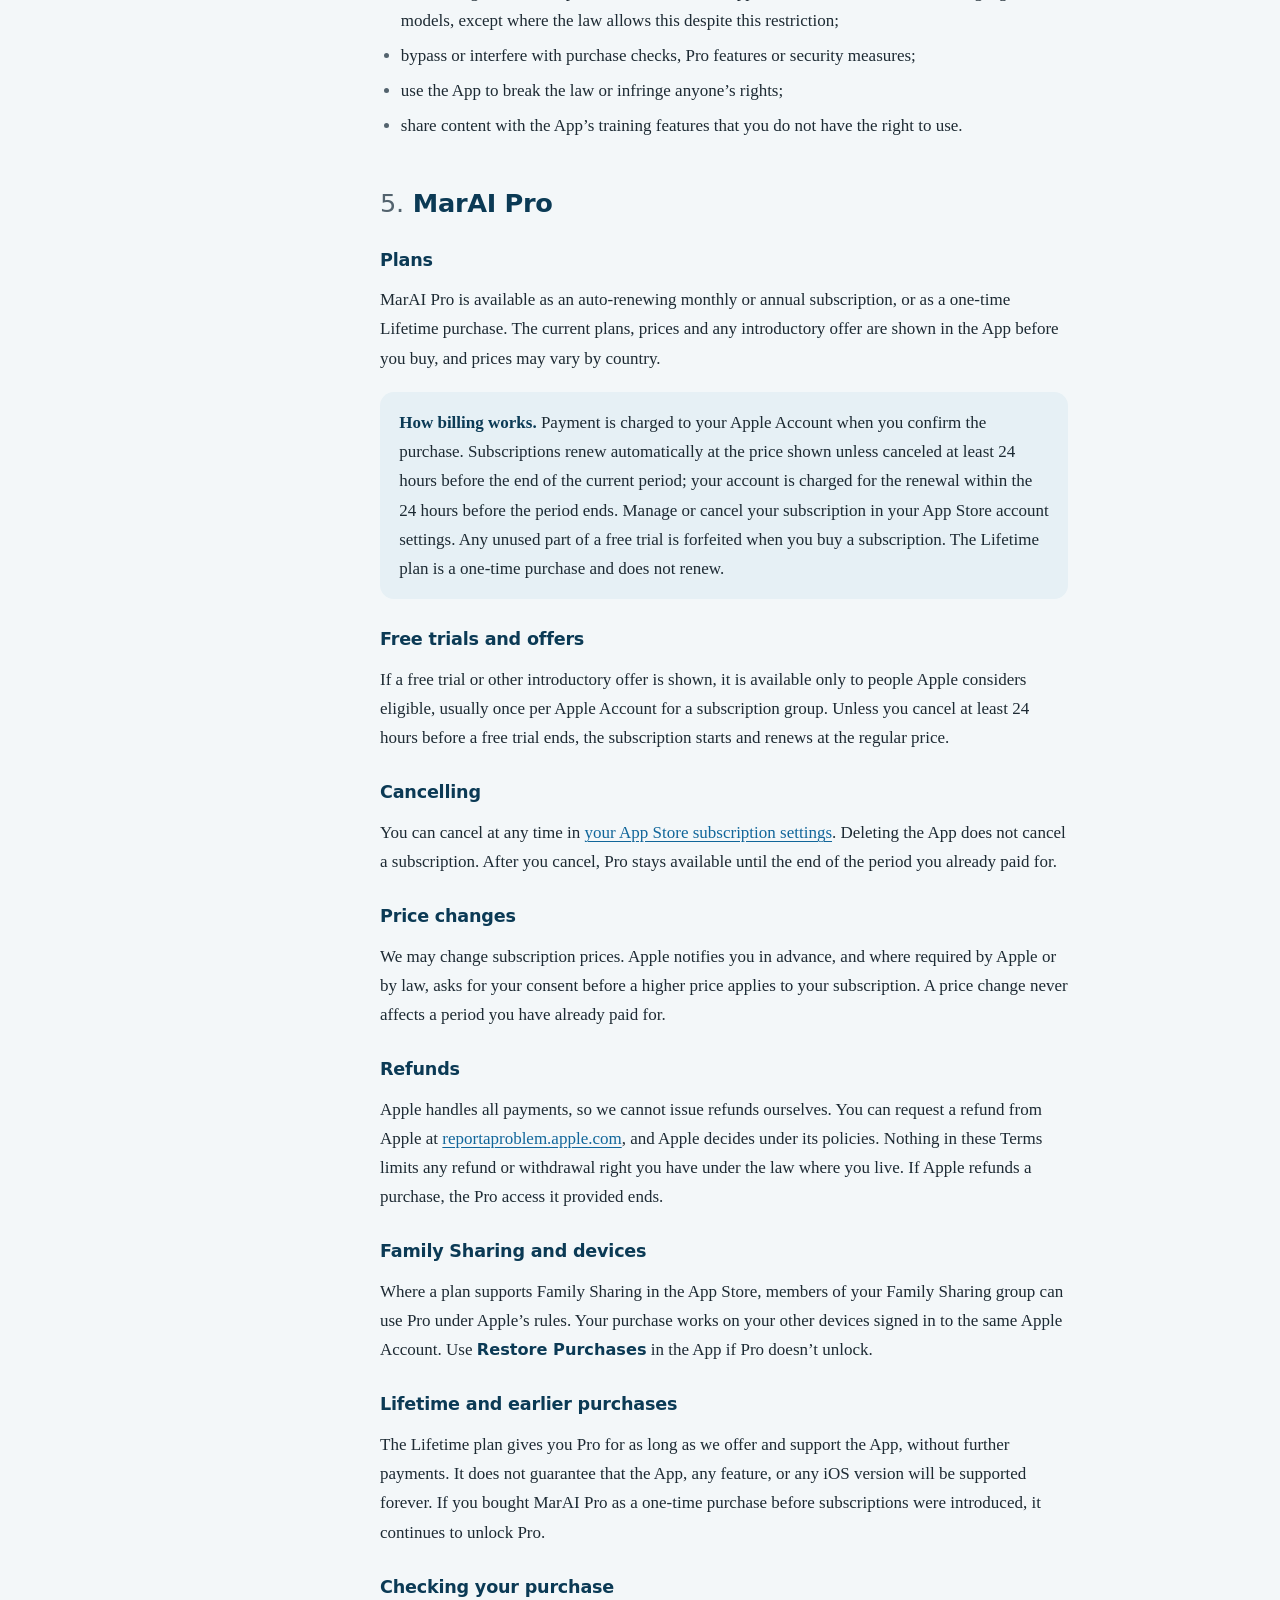
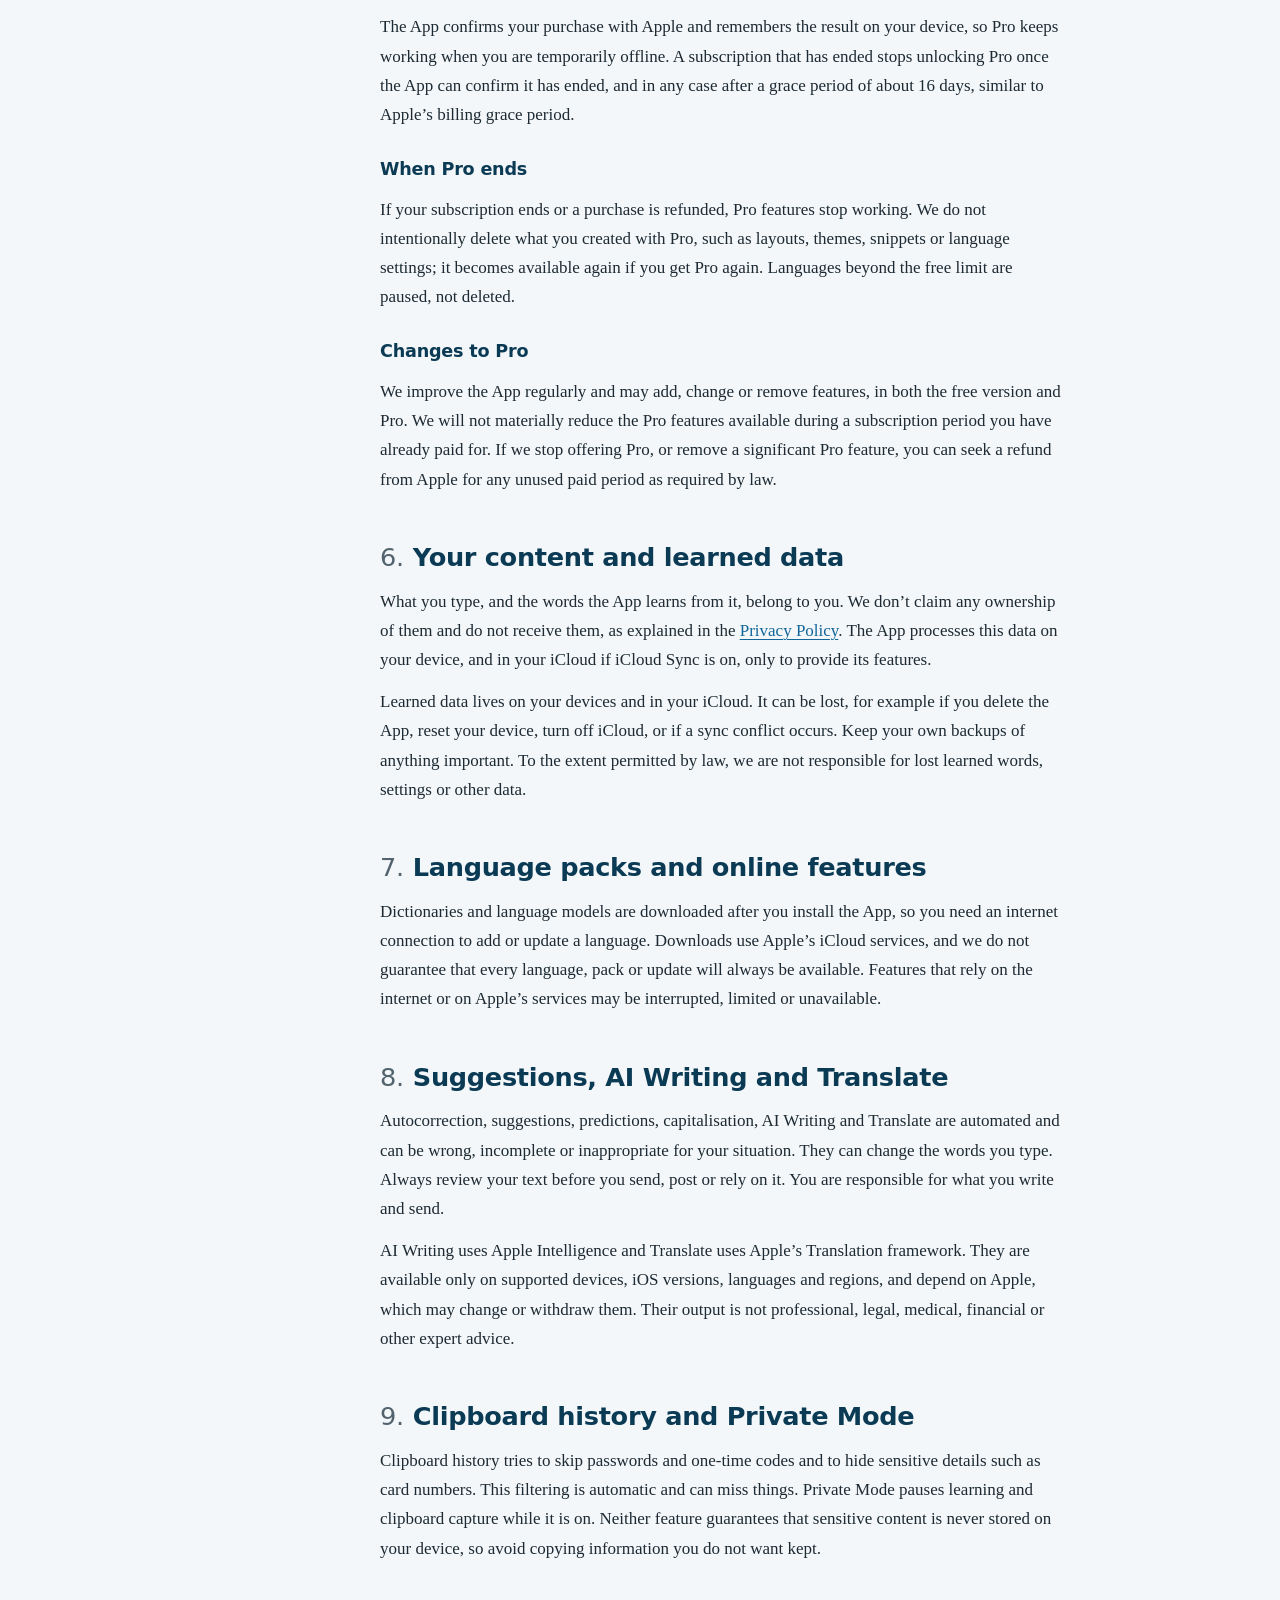
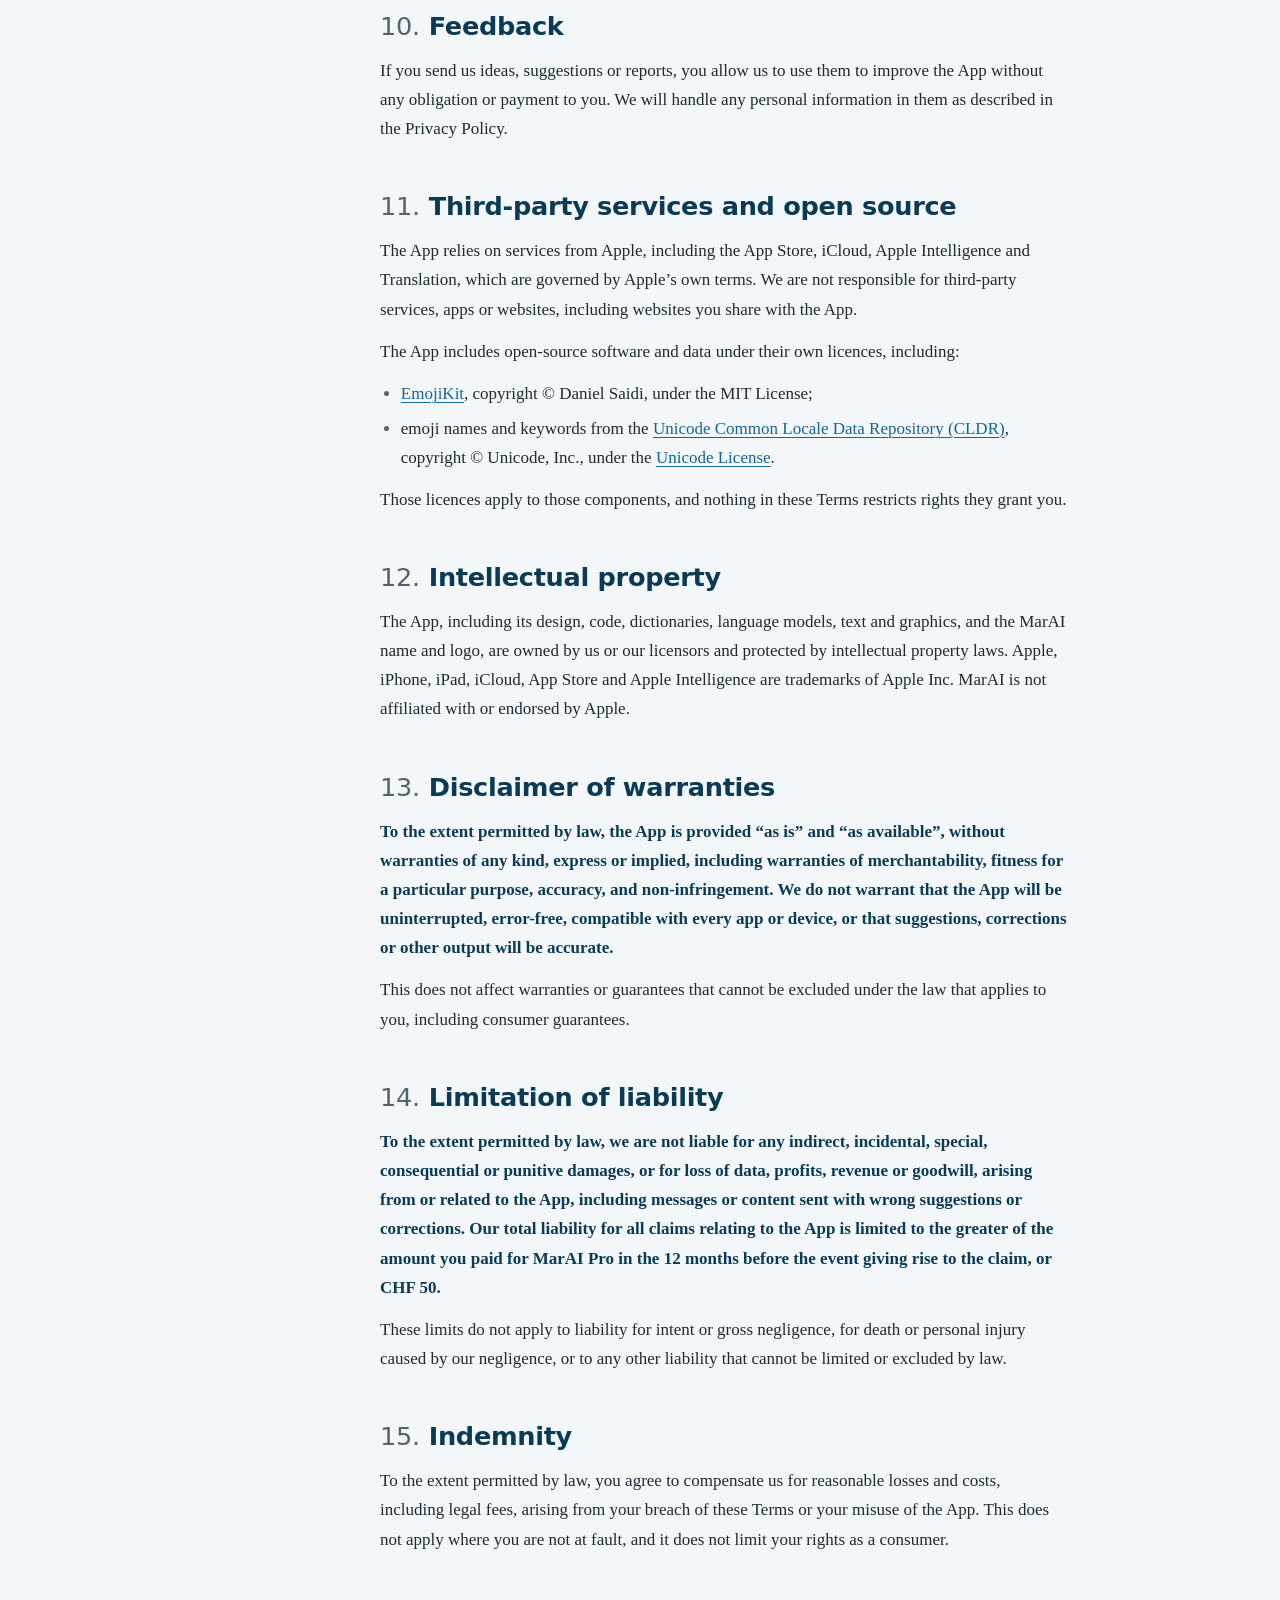
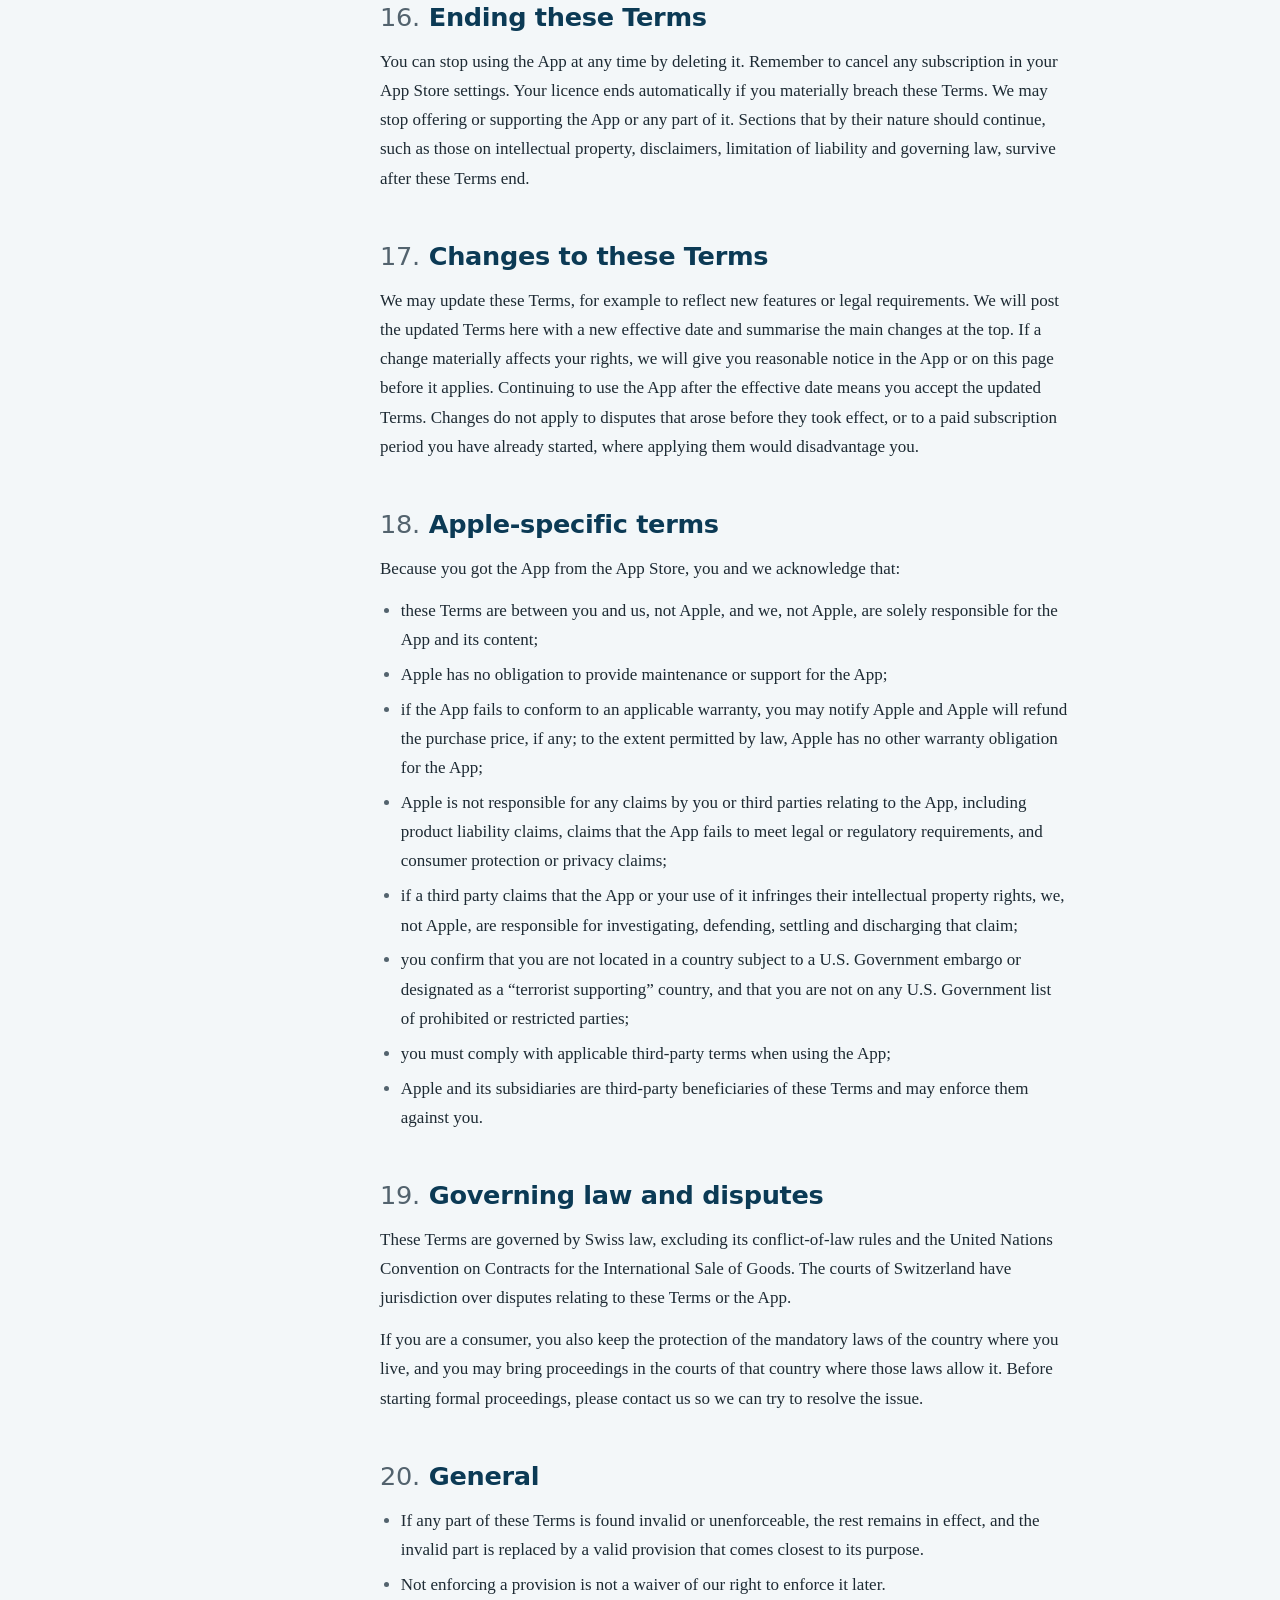
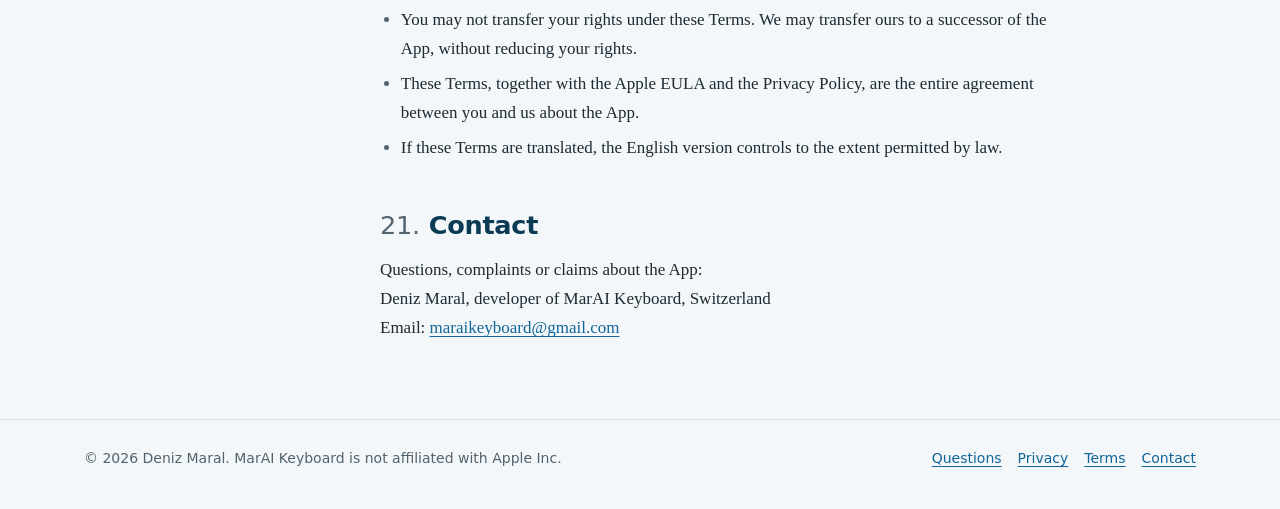
<file: terms.html>
<!DOCTYPE html>
<html lang="en">
<head>
<meta charset="utf-8">
<meta name="viewport" content="width=device-width, initial-scale=1">
<title>Terms of Use | MarAI Keyboard</title>
<meta name="description" content="The terms for using MarAI Keyboard, including MarAI Pro subscriptions and the Lifetime purchase.">
<meta name="color-scheme" content="light dark">
<meta name="referrer" content="no-referrer">
<link rel="stylesheet" href="styles.css">
</head>
<body>
<a class="skip" href="#content">Skip to the terms</a>

<header class="site-header">
  <div class="wrap">
    <a class="brand" href="index.html">MarAI Keyboard</a>
    <nav class="site-nav" aria-label="Legal pages">
      <a href="index.html">Questions</a>
      <a href="privacy.html">Privacy</a>
      <a href="terms.html" aria-current="page">Terms</a>
    </nav>
  </div>
</header>

<main id="content">
  <div class="wrap hero">
    <h1 class="keys">
      <span class="sr-only">Terms of Use</span>
      <span class="key" style="--i:0" aria-hidden="true">T</span><span class="key" style="--i:1" aria-hidden="true">e</span><span class="key" style="--i:2" aria-hidden="true">r</span><span class="key" style="--i:3" aria-hidden="true">m</span><span class="key" style="--i:4" aria-hidden="true">s</span>
    </h1>
    <svg class="wave" viewBox="0 0 540 26" preserveAspectRatio="none" aria-hidden="true" focusable="false"><path d="M2 16 C 60 2, 110 2, 170 14 S 280 26, 340 12 S 450 0, 538 14" fill="none" stroke="currentColor" stroke-width="3" stroke-linecap="round"/></svg>
    <p class="lede">These terms explain the rules for using MarAI Keyboard and MarAI Pro, how subscriptions and the Lifetime purchase work, and what we are and aren’t responsible for.</p>
    <p class="meta">Effective September 13, 2026. Replaces the terms dated February 1, 2026.</p>
    <details class="changes">
      <summary>What changed in this version</summary>
      <ul>
        <li>MarAI Pro is now offered as monthly and annual subscriptions and a one-time Lifetime purchase, replacing the previous one-time purchase terms.</li>
        <li>Added how billing, free trials, cancellation, refunds and Family Sharing work through Apple.</li>
        <li>Added terms for language packs, AI Writing, Translate, clipboard history and training from shared content.</li>
        <li>Clarified how these terms relate to Apple’s licence agreement, and protected your rights under consumer law.</li>
      </ul>
    </details>
  </div>

  <div class="wrap doc">
    <nav class="toc" aria-label="Sections">
      <p>On this page</p>
      <ol>
        <li><a href="#agreement">1. Agreement</a></li>
        <li><a href="#app">2. The App</a></li>
        <li><a href="#license">3. Your licence</a></li>
        <li><a href="#use">4. Acceptable use</a></li>
        <li><a href="#pro">5. MarAI Pro</a></li>
        <li><a href="#content-data">6. Your content and learned data</a></li>
        <li><a href="#online-features">7. Language packs and online features</a></li>
        <li><a href="#suggestions">8. Suggestions, AI Writing and Translate</a></li>
        <li><a href="#safety-features">9. Clipboard history and Private Mode</a></li>
        <li><a href="#feedback">10. Feedback</a></li>
        <li><a href="#third-party">11. Third-party services and open source</a></li>
        <li><a href="#ip">12. Intellectual property</a></li>
        <li><a href="#warranty">13. Disclaimer of warranties</a></li>
        <li><a href="#liability">14. Limitation of liability</a></li>
        <li><a href="#indemnity">15. Indemnity</a></li>
        <li><a href="#termination">16. Ending these Terms</a></li>
        <li><a href="#changes">17. Changes to these Terms</a></li>
        <li><a href="#apple">18. Apple-specific terms</a></li>
        <li><a href="#law">19. Governing law and disputes</a></li>
        <li><a href="#general">20. General</a></li>
        <li><a href="#contact">21. Contact</a></li>
      </ol>
    </nav>

    <article>
      <details class="toc-mobile">
        <summary>On this page</summary>
        <ol>
        <li><a href="#agreement">1. Agreement</a></li>
        <li><a href="#app">2. The App</a></li>
        <li><a href="#license">3. Your licence</a></li>
        <li><a href="#use">4. Acceptable use</a></li>
        <li><a href="#pro">5. MarAI Pro</a></li>
        <li><a href="#content-data">6. Your content and learned data</a></li>
        <li><a href="#online-features">7. Language packs and online features</a></li>
        <li><a href="#suggestions">8. Suggestions, AI Writing and Translate</a></li>
        <li><a href="#safety-features">9. Clipboard history and Private Mode</a></li>
        <li><a href="#feedback">10. Feedback</a></li>
        <li><a href="#third-party">11. Third-party services and open source</a></li>
        <li><a href="#ip">12. Intellectual property</a></li>
        <li><a href="#warranty">13. Disclaimer of warranties</a></li>
        <li><a href="#liability">14. Limitation of liability</a></li>
        <li><a href="#indemnity">15. Indemnity</a></li>
        <li><a href="#termination">16. Ending these Terms</a></li>
        <li><a href="#changes">17. Changes to these Terms</a></li>
        <li><a href="#apple">18. Apple-specific terms</a></li>
        <li><a href="#law">19. Governing law and disputes</a></li>
        <li><a href="#general">20. General</a></li>
        <li><a href="#contact">21. Contact</a></li>
      </ol>
      </details>

      <section id="agreement">
        <h2><span class="n">1.</span>Agreement</h2>
        <p>These Terms of Use (“Terms”) are an agreement between you and Deniz Maral, the developer of MarAI Keyboard (“MarAI”, “we”, “us”). They apply to the MarAI Keyboard app, its keyboard and share extensions, MarAI Pro, and these web pages (together, the “App”). By downloading or using the App, you agree to these Terms.</p>
        <p>You get the App from Apple’s App Store, so Apple’s <a href="https://www.apple.com/legal/internet-services/itunes/dev/stdeula/">Licensed Application End User License Agreement</a> (the “Apple EULA”) and the App Store’s Usage Rules also apply. These Terms add to the Apple EULA. If they conflict, the Apple EULA controls to the extent of the conflict.</p>
        <p>If you are under the age of majority where you live, you may use the App only with the involvement of a parent or guardian who agrees to these Terms. How we handle information is described in the <a href="privacy.html">Privacy Policy</a>.</p>
      </section>

      <section id="app">
        <h2><span class="n">2.</span>The App</h2>
        <p>MarAI is a keyboard for iPhone and iPad that offers suggestions, autocorrection, next-word predictions, language detection, and learning from how you type. Core typing features are free, including up to two languages. MarAI Pro unlocks additional features, which are described in the App before you buy. They currently include unlimited languages, the layout builder, Pro and custom themes, accent keys, special characters, text snippets, swipe gestures, statistics, Date &amp; Time, Translate and AI Writing.</p>
        <p>The free features, the Pro features and the free limits may change over time, as described in <a href="#pro-changes">Section 5</a>.</p>
      </section>

      <section id="license">
        <h2><span class="n">3.</span>Your licence</h2>
        <p>We grant you a personal, non-exclusive, non-transferable, revocable licence to use the App on Apple devices that you own or control, as permitted by the Apple EULA and the App Store’s Usage Rules. The App is licensed to you, not sold. We and our licensors keep all rights not expressly granted to you.</p>
      </section>

      <section id="use">
        <h2><span class="n">4.</span>Acceptable use</h2>
        <p>You agree not to:</p>
        <ul>
          <li>copy, modify, distribute, sell or rent the App, or create derivative works from it;</li>
          <li>reverse engineer, decompile or disassemble the App, or extract its dictionaries or language models, except where the law allows this despite this restriction;</li>
          <li>bypass or interfere with purchase checks, Pro features or security measures;</li>
          <li>use the App to break the law or infringe anyone’s rights;</li>
          <li>share content with the App’s training features that you do not have the right to use.</li>
        </ul>
      </section>

      <section id="pro">
        <h2><span class="n">5.</span>MarAI Pro</h2>

        <h3 id="plans">Plans</h3>
        <p>MarAI Pro is available as an auto-renewing monthly or annual subscription, or as a one-time Lifetime purchase. The current plans, prices and any introductory offer are shown in the App before you buy, and prices may vary by country.</p>

        <div class="note" id="billing">
          <p><strong>How billing works.</strong> Payment is charged to your Apple Account when you confirm the purchase. Subscriptions renew automatically at the price shown unless canceled at least 24 hours before the end of the current period; your account is charged for the renewal within the 24 hours before the period ends. Manage or cancel your subscription in your App Store account settings. Any unused part of a free trial is forfeited when you buy a subscription. The Lifetime plan is a one-time purchase and does not renew.</p>
        </div>

        <h3 id="trials">Free trials and offers</h3>
        <p>If a free trial or other introductory offer is shown, it is available only to people Apple considers eligible, usually once per Apple Account for a subscription group. Unless you cancel at least 24 hours before a free trial ends, the subscription starts and renews at the regular price.</p>

        <h3 id="cancel">Cancelling</h3>
        <p>You can cancel at any time in <a href="https://apps.apple.com/account/subscriptions">your App Store subscription settings</a>. Deleting the App does not cancel a subscription. After you cancel, Pro stays available until the end of the period you already paid for.</p>

        <h3 id="price-changes">Price changes</h3>
        <p>We may change subscription prices. Apple notifies you in advance, and where required by Apple or by law, asks for your consent before a higher price applies to your subscription. A price change never affects a period you have already paid for.</p>

        <h3 id="refunds">Refunds</h3>
        <p>Apple handles all payments, so we cannot issue refunds ourselves. You can request a refund from Apple at <a href="https://reportaproblem.apple.com">reportaproblem.apple.com</a>, and Apple decides under its policies. Nothing in these Terms limits any refund or withdrawal right you have under the law where you live. If Apple refunds a purchase, the Pro access it provided ends.</p>

        <h3 id="family">Family Sharing and devices</h3>
        <p>Where a plan supports Family Sharing in the App Store, members of your Family Sharing group can use Pro under Apple’s rules. Your purchase works on your other devices signed in to the same Apple Account. Use <span class="path">Restore Purchases</span> in the App if Pro doesn’t unlock.</p>

        <h3 id="lifetime">Lifetime and earlier purchases</h3>
        <p>The Lifetime plan gives you Pro for as long as we offer and support the App, without further payments. It does not guarantee that the App, any feature, or any iOS version will be supported forever. If you bought MarAI Pro as a one-time purchase before subscriptions were introduced, it continues to unlock Pro.</p>

        <h3 id="offline">Checking your purchase</h3>
        <p>The App confirms your purchase with Apple and remembers the result on your device, so Pro keeps working when you are temporarily offline. A subscription that has ended stops unlocking Pro once the App can confirm it has ended, and in any case after a grace period of about 16 days, similar to Apple’s billing grace period.</p>

        <h3 id="pro-ends">When Pro ends</h3>
        <p>If your subscription ends or a purchase is refunded, Pro features stop working. We do not intentionally delete what you created with Pro, such as layouts, themes, snippets or language settings; it becomes available again if you get Pro again. Languages beyond the free limit are paused, not deleted.</p>

        <h3 id="pro-changes">Changes to Pro</h3>
        <p>We improve the App regularly and may add, change or remove features, in both the free version and Pro. We will not materially reduce the Pro features available during a subscription period you have already paid for. If we stop offering Pro, or remove a significant Pro feature, you can seek a refund from Apple for any unused paid period as required by law.</p>
      </section>

      <section id="content-data">
        <h2><span class="n">6.</span>Your content and learned data</h2>
        <p>What you type, and the words the App learns from it, belong to you. We don’t claim any ownership of them and do not receive them, as explained in the <a href="privacy.html">Privacy Policy</a>. The App processes this data on your device, and in your iCloud if iCloud Sync is on, only to provide its features.</p>
        <p>Learned data lives on your devices and in your iCloud. It can be lost, for example if you delete the App, reset your device, turn off iCloud, or if a sync conflict occurs. Keep your own backups of anything important. To the extent permitted by law, we are not responsible for lost learned words, settings or other data.</p>
      </section>

      <section id="online-features">
        <h2><span class="n">7.</span>Language packs and online features</h2>
        <p>Dictionaries and language models are downloaded after you install the App, so you need an internet connection to add or update a language. Downloads use Apple’s iCloud services, and we do not guarantee that every language, pack or update will always be available. Features that rely on the internet or on Apple’s services may be interrupted, limited or unavailable.</p>
      </section>

      <section id="suggestions">
        <h2><span class="n">8.</span>Suggestions, AI Writing and Translate</h2>
        <p>Autocorrection, suggestions, predictions, capitalisation, AI Writing and Translate are automated and can be wrong, incomplete or inappropriate for your situation. They can change the words you type. Always review your text before you send, post or rely on it. You are responsible for what you write and send.</p>
        <p>AI Writing uses Apple Intelligence and Translate uses Apple’s Translation framework. They are available only on supported devices, iOS versions, languages and regions, and depend on Apple, which may change or withdraw them. Their output is not professional, legal, medical, financial or other expert advice.</p>
      </section>

      <section id="safety-features">
        <h2><span class="n">9.</span>Clipboard history and Private Mode</h2>
        <p>Clipboard history tries to skip passwords and one-time codes and to hide sensitive details such as card numbers. This filtering is automatic and can miss things. Private Mode pauses learning and clipboard capture while it is on. Neither feature guarantees that sensitive content is never stored on your device, so avoid copying information you do not want kept.</p>
      </section>

      <section id="feedback">
        <h2><span class="n">10.</span>Feedback</h2>
        <p>If you send us ideas, suggestions or reports, you allow us to use them to improve the App without any obligation or payment to you. We will handle any personal information in them as described in the Privacy Policy.</p>
      </section>

      <section id="third-party">
        <h2><span class="n">11.</span>Third-party services and open source</h2>
        <p>The App relies on services from Apple, including the App Store, iCloud, Apple Intelligence and Translation, which are governed by Apple’s own terms. We are not responsible for third-party services, apps or websites, including websites you share with the App.</p>
        <p>The App includes open-source software and data under their own licences, including:</p>
        <ul>
          <li><a href="https://github.com/danielsaidi/EmojiKit">EmojiKit</a>, copyright © Daniel Saidi, under the MIT License;</li>
          <li>emoji names and keywords from the <a href="https://cldr.unicode.org/">Unicode Common Locale Data Repository (CLDR)</a>, copyright © Unicode, Inc., under the <a href="https://www.unicode.org/license.txt">Unicode License</a>.</li>
        </ul>
        <p>Those licences apply to those components, and nothing in these Terms restricts rights they grant you.</p>
      </section>

      <section id="ip">
        <h2><span class="n">12.</span>Intellectual property</h2>
        <p>The App, including its design, code, dictionaries, language models, text and graphics, and the MarAI name and logo, are owned by us or our licensors and protected by intellectual property laws. Apple, iPhone, iPad, iCloud, App Store and Apple Intelligence are trademarks of Apple Inc. MarAI is not affiliated with or endorsed by Apple.</p>
      </section>

      <section id="warranty">
        <h2><span class="n">13.</span>Disclaimer of warranties</h2>
        <p class="legal-emphasis">To the extent permitted by law, the App is provided “as is” and “as available”, without warranties of any kind, express or implied, including warranties of merchantability, fitness for a particular purpose, accuracy, and non-infringement. We do not warrant that the App will be uninterrupted, error-free, compatible with every app or device, or that suggestions, corrections or other output will be accurate.</p>
        <p>This does not affect warranties or guarantees that cannot be excluded under the law that applies to you, including consumer guarantees.</p>
      </section>

      <section id="liability">
        <h2><span class="n">14.</span>Limitation of liability</h2>
        <p class="legal-emphasis">To the extent permitted by law, we are not liable for any indirect, incidental, special, consequential or punitive damages, or for loss of data, profits, revenue or goodwill, arising from or related to the App, including messages or content sent with wrong suggestions or corrections. Our total liability for all claims relating to the App is limited to the greater of the amount you paid for MarAI Pro in the 12 months before the event giving rise to the claim, or CHF 50.</p>
        <p>These limits do not apply to liability for intent or gross negligence, for death or personal injury caused by our negligence, or to any other liability that cannot be limited or excluded by law.</p>
      </section>

      <section id="indemnity">
        <h2><span class="n">15.</span>Indemnity</h2>
        <p>To the extent permitted by law, you agree to compensate us for reasonable losses and costs, including legal fees, arising from your breach of these Terms or your misuse of the App. This does not apply where you are not at fault, and it does not limit your rights as a consumer.</p>
      </section>

      <section id="termination">
        <h2><span class="n">16.</span>Ending these Terms</h2>
        <p>You can stop using the App at any time by deleting it. Remember to cancel any subscription in your App Store settings. Your licence ends automatically if you materially breach these Terms. We may stop offering or supporting the App or any part of it. Sections that by their nature should continue, such as those on intellectual property, disclaimers, limitation of liability and governing law, survive after these Terms end.</p>
      </section>

      <section id="changes">
        <h2><span class="n">17.</span>Changes to these Terms</h2>
        <p>We may update these Terms, for example to reflect new features or legal requirements. We will post the updated Terms here with a new effective date and summarise the main changes at the top. If a change materially affects your rights, we will give you reasonable notice in the App or on this page before it applies. Continuing to use the App after the effective date means you accept the updated Terms. Changes do not apply to disputes that arose before they took effect, or to a paid subscription period you have already started, where applying them would disadvantage you.</p>
      </section>

      <section id="apple">
        <h2><span class="n">18.</span>Apple-specific terms</h2>
        <p>Because you got the App from the App Store, you and we acknowledge that:</p>
        <ul>
          <li>these Terms are between you and us, not Apple, and we, not Apple, are solely responsible for the App and its content;</li>
          <li>Apple has no obligation to provide maintenance or support for the App;</li>
          <li>if the App fails to conform to an applicable warranty, you may notify Apple and Apple will refund the purchase price, if any; to the extent permitted by law, Apple has no other warranty obligation for the App;</li>
          <li>Apple is not responsible for any claims by you or third parties relating to the App, including product liability claims, claims that the App fails to meet legal or regulatory requirements, and consumer protection or privacy claims;</li>
          <li>if a third party claims that the App or your use of it infringes their intellectual property rights, we, not Apple, are responsible for investigating, defending, settling and discharging that claim;</li>
          <li>you confirm that you are not located in a country subject to a U.S. Government embargo or designated as a “terrorist supporting” country, and that you are not on any U.S. Government list of prohibited or restricted parties;</li>
          <li>you must comply with applicable third-party terms when using the App;</li>
          <li>Apple and its subsidiaries are third-party beneficiaries of these Terms and may enforce them against you.</li>
        </ul>
      </section>

      <section id="law">
        <h2><span class="n">19.</span>Governing law and disputes</h2>
        <p>These Terms are governed by Swiss law, excluding its conflict-of-law rules and the United Nations Convention on Contracts for the International Sale of Goods. The courts of Switzerland have jurisdiction over disputes relating to these Terms or the App.</p>
        <p>If you are a consumer, you also keep the protection of the mandatory laws of the country where you live, and you may bring proceedings in the courts of that country where those laws allow it. Before starting formal proceedings, please contact us so we can try to resolve the issue.</p>
      </section>

      <section id="general">
        <h2><span class="n">20.</span>General</h2>
        <ul>
          <li>If any part of these Terms is found invalid or unenforceable, the rest remains in effect, and the invalid part is replaced by a valid provision that comes closest to its purpose.</li>
          <li>Not enforcing a provision is not a waiver of our right to enforce it later.</li>
          <li>You may not transfer your rights under these Terms. We may transfer ours to a successor of the App, without reducing your rights.</li>
          <li>These Terms, together with the Apple EULA and the Privacy Policy, are the entire agreement between you and us about the App.</li>
          <li>If these Terms are translated, the English version controls to the extent permitted by law.</li>
        </ul>
      </section>

      <section id="contact">
        <h2><span class="n">21.</span>Contact</h2>
        <p>Questions, complaints or claims about the App:<br>
        Deniz Maral, developer of MarAI Keyboard, Switzerland<br>
        Email: <a href="mailto:maraikeyboard@gmail.com">maraikeyboard@gmail.com</a></p>
      </section>
    </article>
  </div>
</main>

<footer class="site-footer">
  <div class="wrap">
    <p>© 2026 Deniz Maral. MarAI Keyboard is not affiliated with Apple Inc.</p>
    <nav aria-label="Footer">
      <a href="index.html">Questions</a>
      <a href="privacy.html">Privacy</a>
      <a href="terms.html">Terms</a>
      <a href="mailto:maraikeyboard@gmail.com">Contact</a>
    </nav>
  </div>
</footer>
</body>
</html>
</file>
<file: styles.css>
/* MarAI Keyboard legal pages. Self-contained: no web fonts, scripts,
   trackers or third-party requests, matching what the privacy policy says. */

:root {
  --foam: #f3f7f9;
  --surface: #e6f0f5;
  --key: #ffffff;
  --key-edge: #b9c9d4;
  --deep: #0b3a55;
  --ink: #1d2a33;
  --muted: #53636e;
  --line: #d3e0e7;
  --tide: #11669a;
  --spray: #56c3e6;
  --rounded: ui-rounded, "SF Pro Rounded", system-ui, -apple-system, "Segoe UI", Roboto, "Helvetica Neue", Arial, sans-serif;
  --serif: ui-serif, "New York", "Iowan Old Style", Charter, "Charter BT", Georgia, "Times New Roman", serif;
  color-scheme: light dark;
}

@media (prefers-color-scheme: dark) {
  :root {
    --foam: #06202e;
    --surface: #0d2d3f;
    --key: #163a4f;
    --key-edge: #03131c;
    --deep: #e4f2f8;
    --ink: #d5e4eb;
    --muted: #9bb2bf;
    --line: #1c4257;
    --tide: #7fd3f1;
    --spray: #2aa4d2;
  }
}

*, *::before, *::after { box-sizing: border-box; }

html { -webkit-text-size-adjust: 100%; scroll-behavior: smooth; }
@media (prefers-reduced-motion: reduce) { html { scroll-behavior: auto; } }

body {
  margin: 0;
  background: var(--foam);
  color: var(--ink);
  font: 400 1.0625rem/1.72 var(--serif);
  text-rendering: optimizeLegibility;
}

a { color: var(--tide); text-decoration-thickness: 1px; text-underline-offset: 0.18em; }
a:hover { text-decoration-thickness: 2px; }
:focus-visible { outline: 3px solid var(--tide); outline-offset: 3px; border-radius: 4px; }

.skip {
  position: absolute; left: 1rem; top: -4rem; z-index: 10;
  background: var(--key); color: var(--deep); padding: 0.6rem 1rem;
  border-radius: 10px; font: 600 0.9375rem var(--rounded);
}
.skip:focus { top: 1rem; }

.sr-only {
  position: absolute; width: 1px; height: 1px; padding: 0; margin: -1px;
  overflow: hidden; clip: rect(0 0 0 0); white-space: nowrap; border: 0;
}

.wrap { max-width: 72rem; margin: 0 auto; padding-inline: 1.25rem; }

/* Header */
.site-header .wrap {
  display: flex; align-items: center; justify-content: space-between;
  gap: 1rem; flex-wrap: wrap; padding-block: 1.1rem;
}
.brand {
  font: 650 1.0625rem/1 var(--rounded); color: var(--deep);
  text-decoration: none; letter-spacing: -0.01em;
}
.site-nav { display: flex; gap: 0.25rem; flex-wrap: wrap; }
.site-nav a {
  font: 500 0.9375rem/1 var(--rounded); color: var(--muted);
  text-decoration: none; padding: 0.5rem 0.75rem; border-radius: 999px;
}
.site-nav a:hover { color: var(--deep); background: var(--surface); }
.site-nav a[aria-current="page"] { color: var(--deep); background: var(--key); box-shadow: 0 1px 0 var(--key-edge); }

/* Hero: the page name typed on keycaps, resting on the wave from the app icon */
.hero { padding-block: 2.5rem 2.75rem; }
.keys { display: flex; gap: clamp(0.3rem, 1vw, 0.5rem); flex-wrap: wrap; margin: 0; }
.key {
  display: grid; place-items: center;
  width: clamp(2.35rem, 9vw, 3.9rem); height: clamp(2.6rem, 10vw, 4.3rem);
  background: var(--key); color: var(--deep);
  border-radius: clamp(8px, 1.6vw, 13px);
  box-shadow: 0 3px 0 var(--key-edge), 0 10px 24px -14px rgba(11, 58, 85, 0.45);
  font: 600 clamp(1.45rem, 5.2vw, 2.55rem)/1 var(--rounded);
  animation: press 520ms cubic-bezier(.3,.7,.3,1) both;
  animation-delay: calc(var(--i, 0) * 70ms + 120ms);
}
@keyframes press {
  0% { transform: translateY(0); box-shadow: 0 3px 0 var(--key-edge), 0 10px 24px -14px rgba(11,58,85,.45); }
  35% { transform: translateY(3px); box-shadow: 0 0 0 var(--key-edge), 0 4px 10px -8px rgba(11,58,85,.35); }
  100% { transform: translateY(0); box-shadow: 0 3px 0 var(--key-edge), 0 10px 24px -14px rgba(11,58,85,.45); }
}
@media (prefers-reduced-motion: reduce) { .key { animation: none; } }

.wave { display: block; width: min(100%, 34rem); height: 1.6rem; margin-top: 0.6rem; color: var(--spray); }

.lede {
  max-width: 40rem; margin: 1.5rem 0 0;
  font: 450 clamp(1.15rem, 2.6vw, 1.4rem)/1.5 var(--rounded);
  color: var(--deep); letter-spacing: -0.005em;
}
.meta { margin: 0.9rem 0 0; font: 400 0.9375rem/1.5 var(--rounded); color: var(--muted); }

.changes { max-width: 40rem; margin-top: 1.25rem; font-family: var(--rounded); font-size: 0.9375rem; }
.changes summary { cursor: pointer; color: var(--tide); font-weight: 550; width: fit-content; }
.changes ul { margin: 0.6rem 0 0; padding-left: 1.2rem; color: var(--ink); }
.changes li { margin: 0.25rem 0; }

/* Document layout */
.doc {
  display: grid; grid-template-columns: 14.5rem minmax(0, 1fr);
  gap: clamp(2rem, 5vw, 4.5rem); align-items: start;
  padding-bottom: 4rem;
}
.toc {
  position: sticky; top: 1.25rem; max-height: calc(100vh - 2.5rem); overflow-y: auto;
  font: 400 0.875rem/1.35 var(--rounded); padding-right: 0.25rem;
}
.toc p { margin: 0 0 0.6rem; font-weight: 600; color: var(--deep); }
.toc ol { list-style: none; margin: 0; padding: 0; border-left: 1px solid var(--line); }
.toc li a {
  display: block; padding: 0.32rem 0 0.32rem 0.85rem; margin-left: -1px;
  color: var(--muted); text-decoration: none; border-left: 2px solid transparent;
}
.toc li a:hover { color: var(--deep); border-left-color: var(--spray); }
.toc-mobile { display: none; }

article { max-width: 43rem; min-width: 0; }
article > section { scroll-margin-top: 1rem; }
article > section + section { margin-top: 3rem; }

h1, h2, h3 { font-family: var(--rounded); color: var(--deep); letter-spacing: -0.012em; }
h2 { font-size: clamp(1.35rem, 3vw, 1.6rem); line-height: 1.25; font-weight: 650; margin: 0 0 0.8rem; }
h2 .n { color: var(--muted); font-weight: 500; margin-right: 0.35em; font-variant-numeric: tabular-nums; }
h3 { font-size: 1.1rem; line-height: 1.35; font-weight: 620; margin: 1.8rem 0 0.4rem; }
p { margin: 0.8rem 0; }
ul, ol { padding-left: 1.3rem; margin: 0.8rem 0; }
li { margin: 0.35rem 0; }
li::marker { color: var(--muted); }
strong { font-weight: 650; color: var(--deep); }
.path { font-family: var(--rounded); font-size: 0.95em; font-weight: 550; color: var(--deep); white-space: normal; }

.glance { list-style: none; padding: 0; margin: 1rem 0; }
.glance li {
  font: 450 1.0625rem/1.5 var(--rounded); color: var(--ink);
  padding: 0.2rem 0 0.2rem 1rem; margin: 0.9rem 0; border-left: 3px solid var(--spray);
}

.note {
  background: var(--surface); border-radius: 14px; padding: 1rem 1.2rem; margin: 1.2rem 0;
}
.note > :first-child { margin-top: 0; }
.note > :last-child { margin-bottom: 0; }
.legal-emphasis { font-weight: 600; color: var(--deep); }

.table-wrap { overflow-x: auto; margin: 1.2rem 0; border-radius: 14px; background: var(--key); box-shadow: 0 1px 0 var(--key-edge); }
table { width: 100%; min-width: 38rem; border-collapse: collapse; font-size: 0.95rem; line-height: 1.5; }
caption { text-align: left; padding: 0.9rem 1rem 0; font: 600 0.9375rem var(--rounded); color: var(--deep); }
th, td { text-align: left; vertical-align: top; padding: 0.75rem 1rem; border-bottom: 1px solid var(--line); }
th { font: 600 0.8125rem/1.3 var(--rounded); color: var(--muted); }
tbody tr:last-child td { border-bottom: 0; }
td:first-child { font-family: var(--rounded); font-weight: 560; color: var(--deep); }

.qa { margin: 0; }
.qa details { border-bottom: 1px solid var(--line); }
.qa summary {
  cursor: pointer; list-style: none; padding: 1rem 2rem 1rem 0; position: relative;
  font: 560 1.075rem/1.4 var(--rounded); color: var(--deep);
}
.qa summary::-webkit-details-marker { display: none; }
.qa summary::after {
  content: ""; position: absolute; right: 0.3rem; top: 1.35rem; width: 0.55rem; height: 0.55rem;
  border-right: 2px solid var(--muted); border-bottom: 2px solid var(--muted);
  transform: rotate(45deg); transition: transform 160ms ease;
}
.qa details[open] summary::after { transform: rotate(-135deg); top: 1.6rem; }
.qa .answer { padding-bottom: 1rem; }
.qa .answer > :first-child { margin-top: 0; }
@media (prefers-reduced-motion: reduce) { .qa summary::after { transition: none; } }

.doc-links { display: flex; flex-wrap: wrap; gap: 0.75rem; margin: 1.5rem 0 0; padding: 0; list-style: none; max-width: 40rem; }
.doc-links li { flex: 1 1 15rem; margin: 0; }
.doc-links a {
  display: block; height: 100%; text-decoration: none; background: var(--key); color: var(--deep);
  border-radius: 12px; padding: 0.85rem 1.1rem; box-shadow: 0 2px 0 var(--key-edge);
  font: 600 1rem/1.2 var(--rounded);
}
.doc-links a span { display: block; font-weight: 400; font-size: 0.875rem; color: var(--muted); margin-top: 0.2rem; }
.doc-links a:hover { transform: translateY(1px); box-shadow: 0 1px 0 var(--key-edge); }
.doc-links a:active { transform: translateY(2px); box-shadow: 0 0 0 var(--key-edge); }

.site-footer { border-top: 1px solid var(--line); }
.site-footer .wrap {
  padding-block: 1.75rem 2.5rem; display: flex; justify-content: space-between; gap: 1rem; flex-wrap: wrap;
  font: 400 0.875rem/1.5 var(--rounded); color: var(--muted);
}
.site-footer p { margin: 0; }
.site-footer nav { display: flex; gap: 1rem; flex-wrap: wrap; }

@media (max-width: 56rem) {
  .doc { grid-template-columns: minmax(0, 1fr); gap: 1.25rem; }
  .toc { display: none; }
  .toc-mobile {
    display: block; background: var(--key); border-radius: 14px; box-shadow: 0 1px 0 var(--key-edge);
    font: 400 0.9375rem/1.4 var(--rounded); margin-bottom: 2rem;
  }
  .toc-mobile summary { cursor: pointer; padding: 0.85rem 1rem; font-weight: 600; color: var(--deep); }
  .toc-mobile ol { margin: 0; padding: 0 1rem 0.9rem 2.2rem; }
  .toc-mobile li { margin: 0.3rem 0; }
  .toc-mobile a { color: var(--ink); text-decoration: none; }
  .toc-mobile a:hover { color: var(--tide); text-decoration: underline; }
}

@media (max-width: 40rem) {
  .table-wrap { overflow: visible; background: transparent; box-shadow: none; }
  .table-wrap table { min-width: 0; }
  .table-wrap thead { position: absolute; width: 1px; height: 1px; overflow: hidden; clip: rect(0 0 0 0); }
  .table-wrap tbody, .table-wrap tr, .table-wrap td { display: block; }
  .table-wrap tr { background: var(--key); border-radius: 14px; box-shadow: 0 1px 0 var(--key-edge); padding: 0.4rem 0; margin-bottom: 0.75rem; }
  .table-wrap td { border: 0; padding: 0.35rem 1rem; }
  .table-wrap td:first-child { font-size: 1.02rem; padding-top: 0.6rem; }
  .table-wrap td:not(:first-child)::before {
    content: attr(data-label); display: block; font: 600 0.8125rem/1.3 var(--rounded); color: var(--muted);
  }
}

@media print {
  :root { --foam: #fff; --surface: #fff; --key: #fff; --ink: #000; --deep: #000; --muted: #333; --tide: #000; --line: #999; }
  body { font-size: 11pt; }
  .skip, .site-nav, .toc, .toc-mobile, .wave, .changes summary { display: none !important; }
  .changes ul { display: block; }
  .key { box-shadow: none; border: 1px solid #999; animation: none; }
  .doc { display: block; }
  article { max-width: none; }
  .note, .table-wrap { border: 1px solid #999; box-shadow: none; }
  article a[href^="http"]::after { content: " (" attr(href) ")"; font-size: 0.85em; }
  section { break-inside: auto; }
  h2, h3 { break-after: avoid; }
}
</file>
